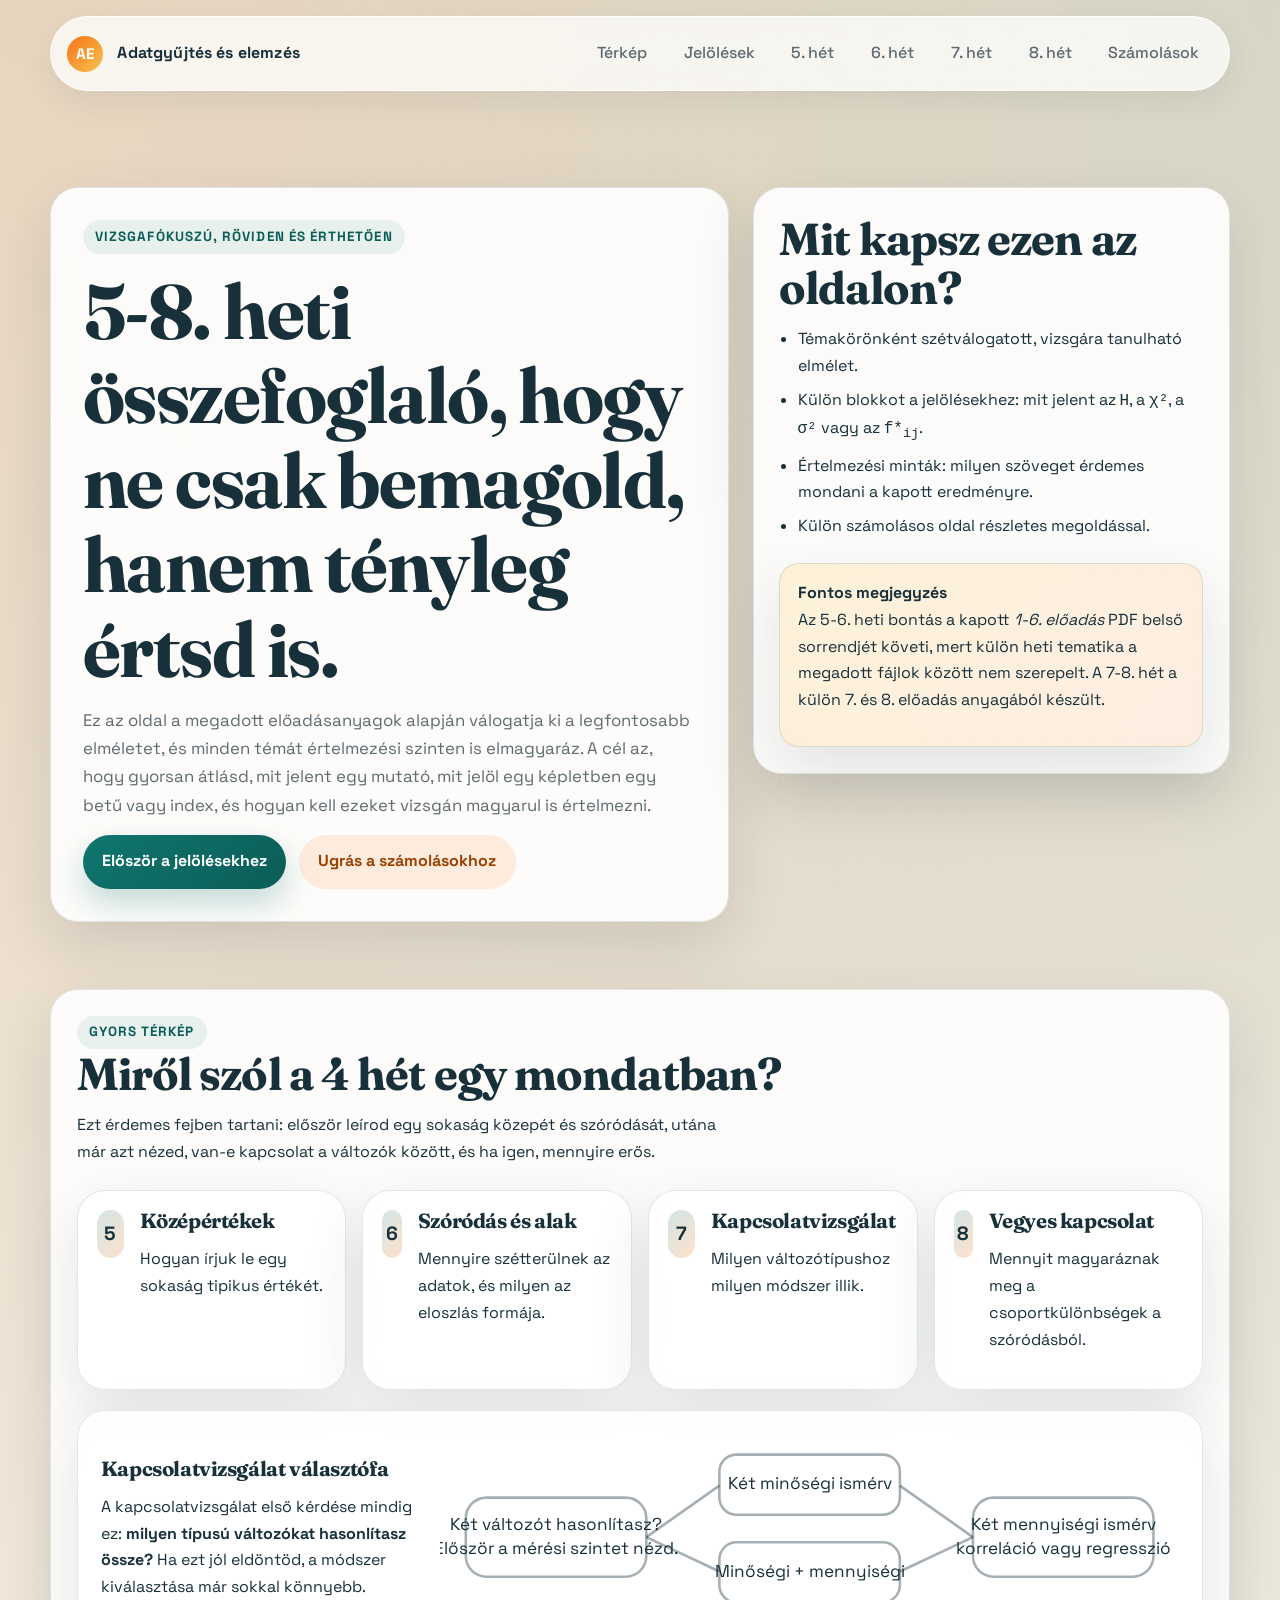
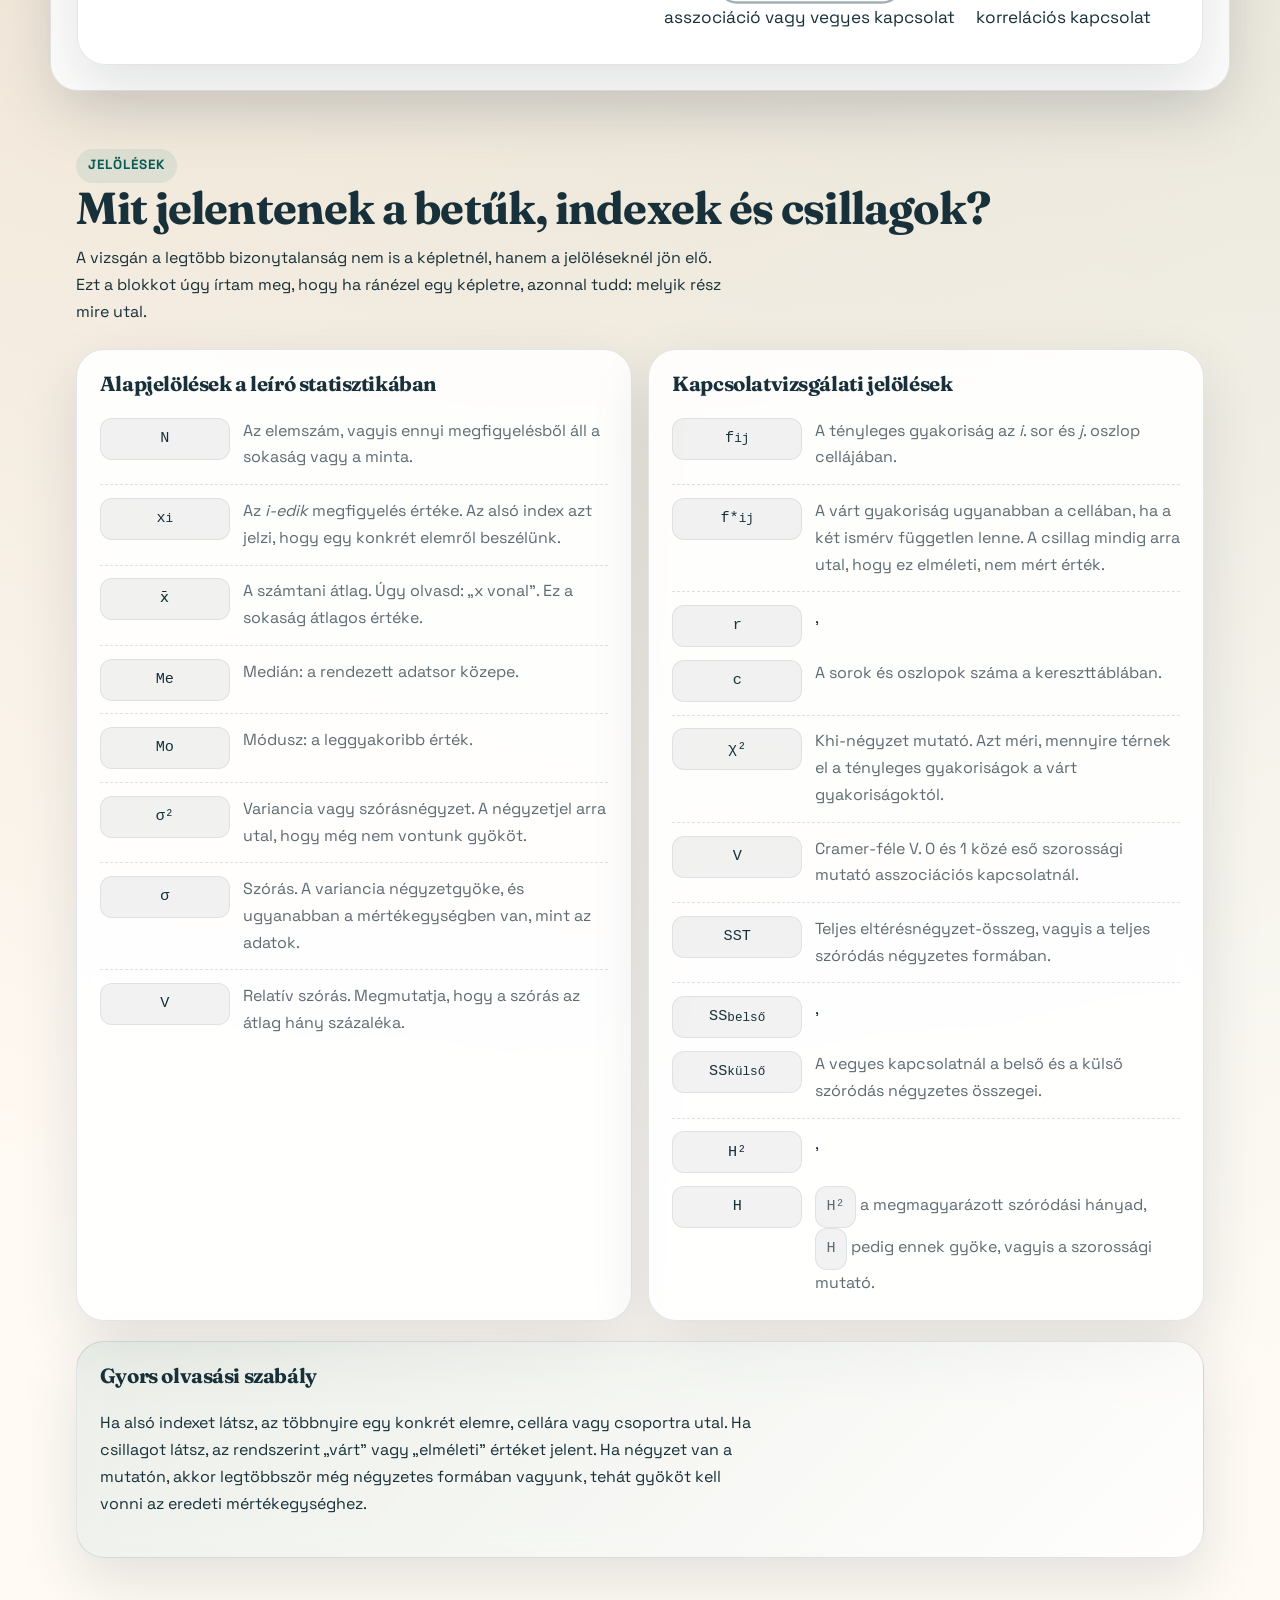
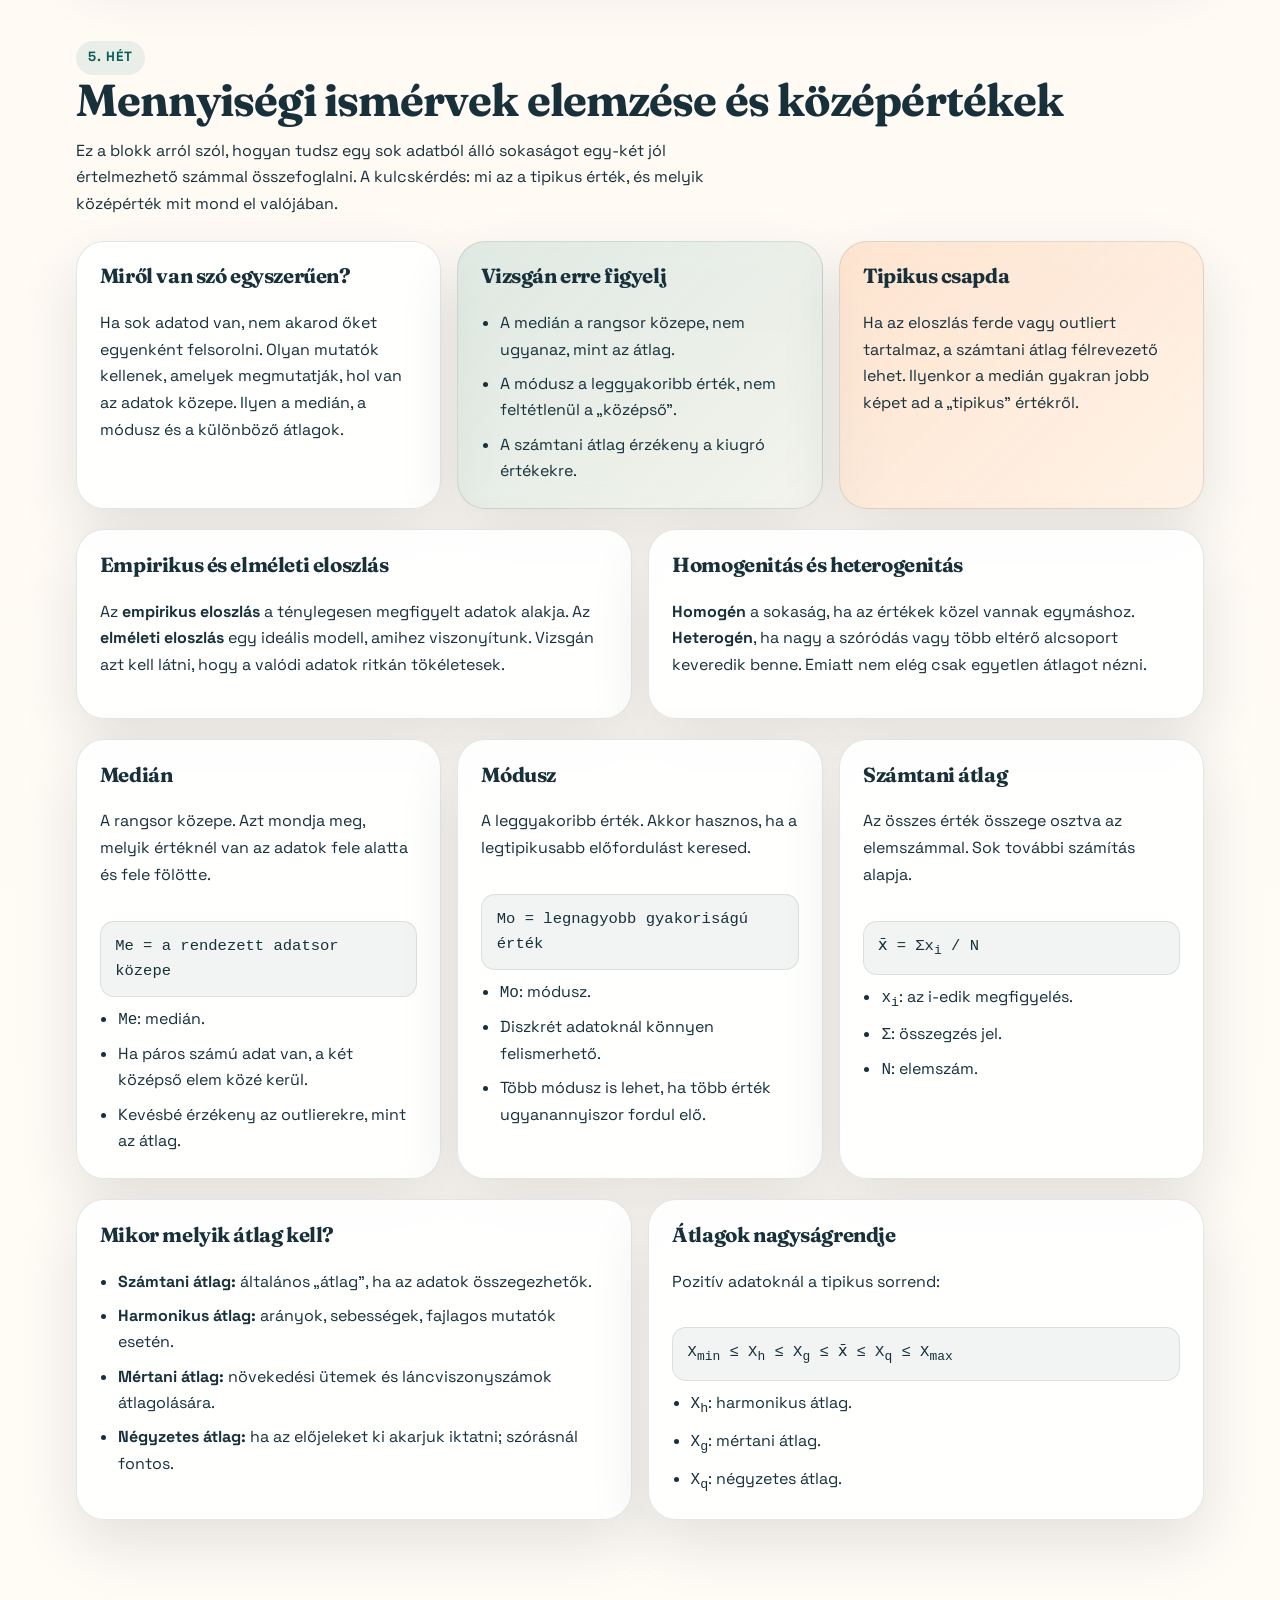
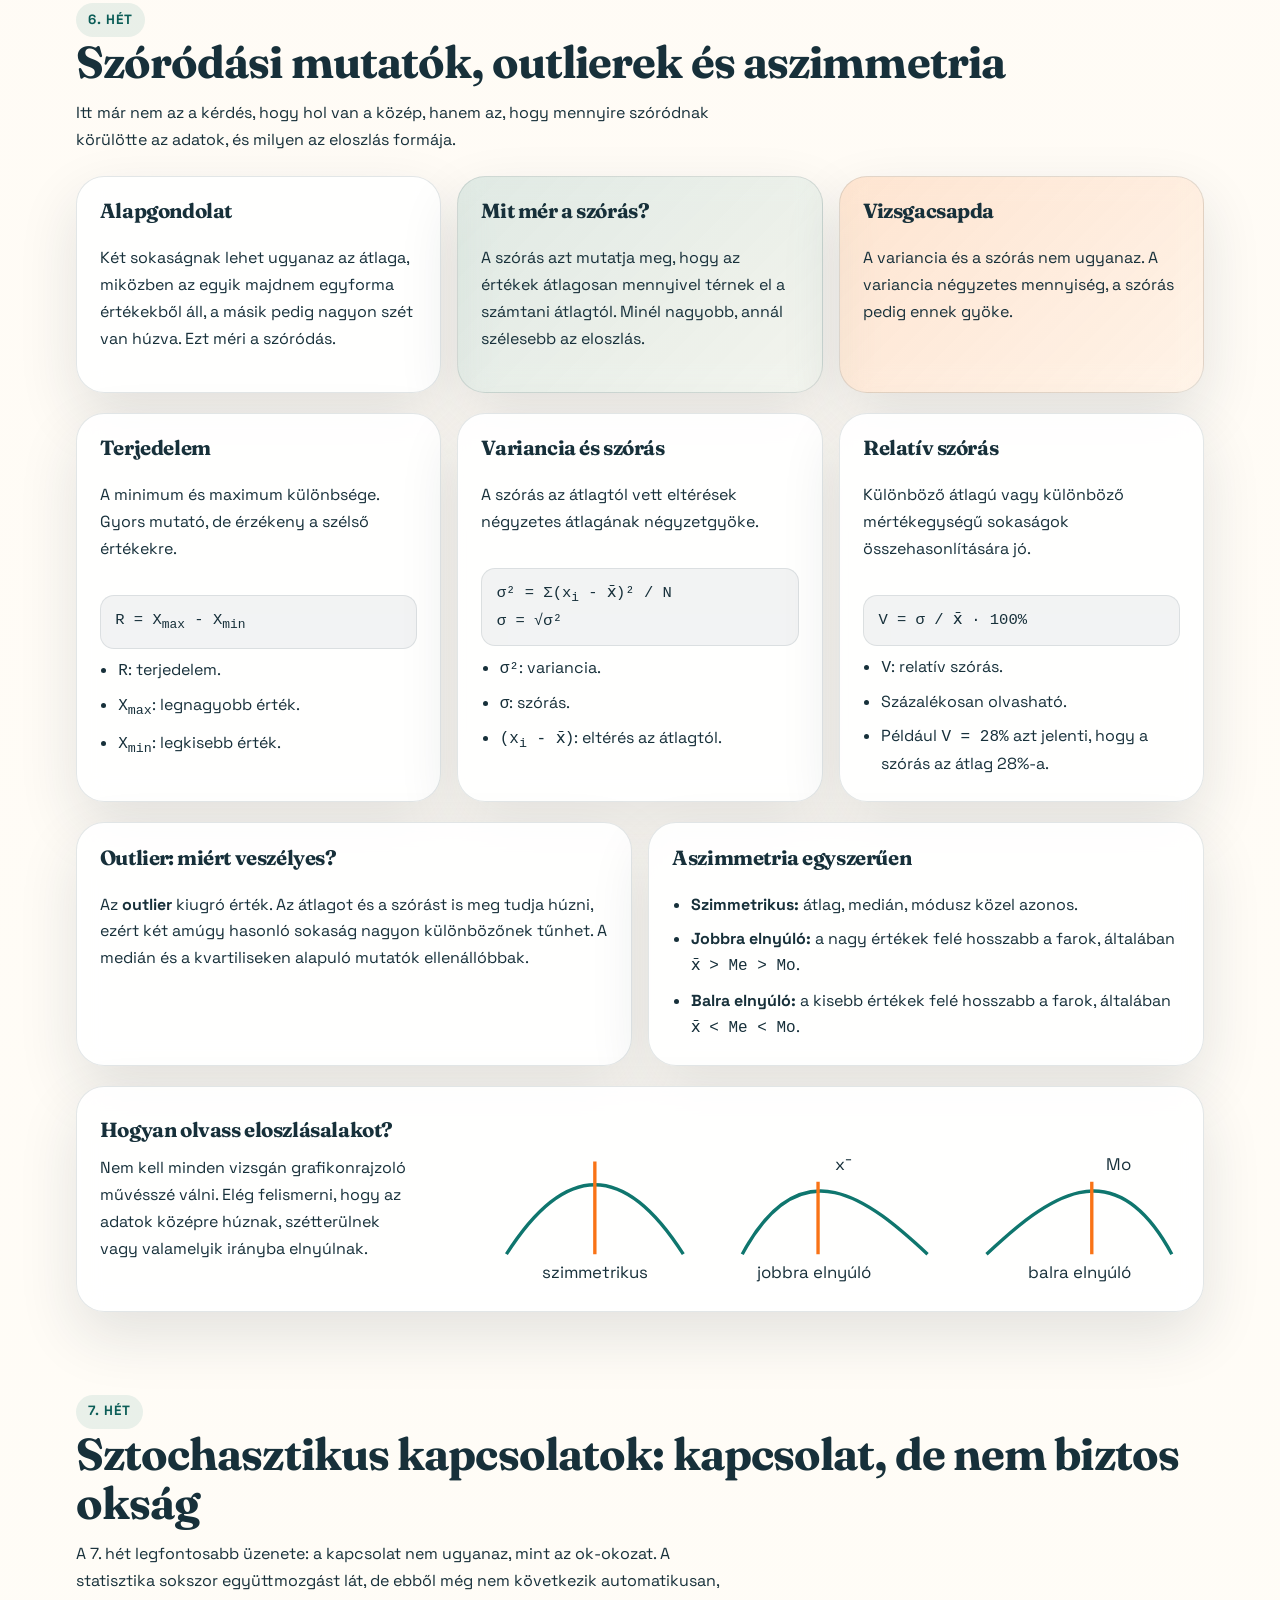
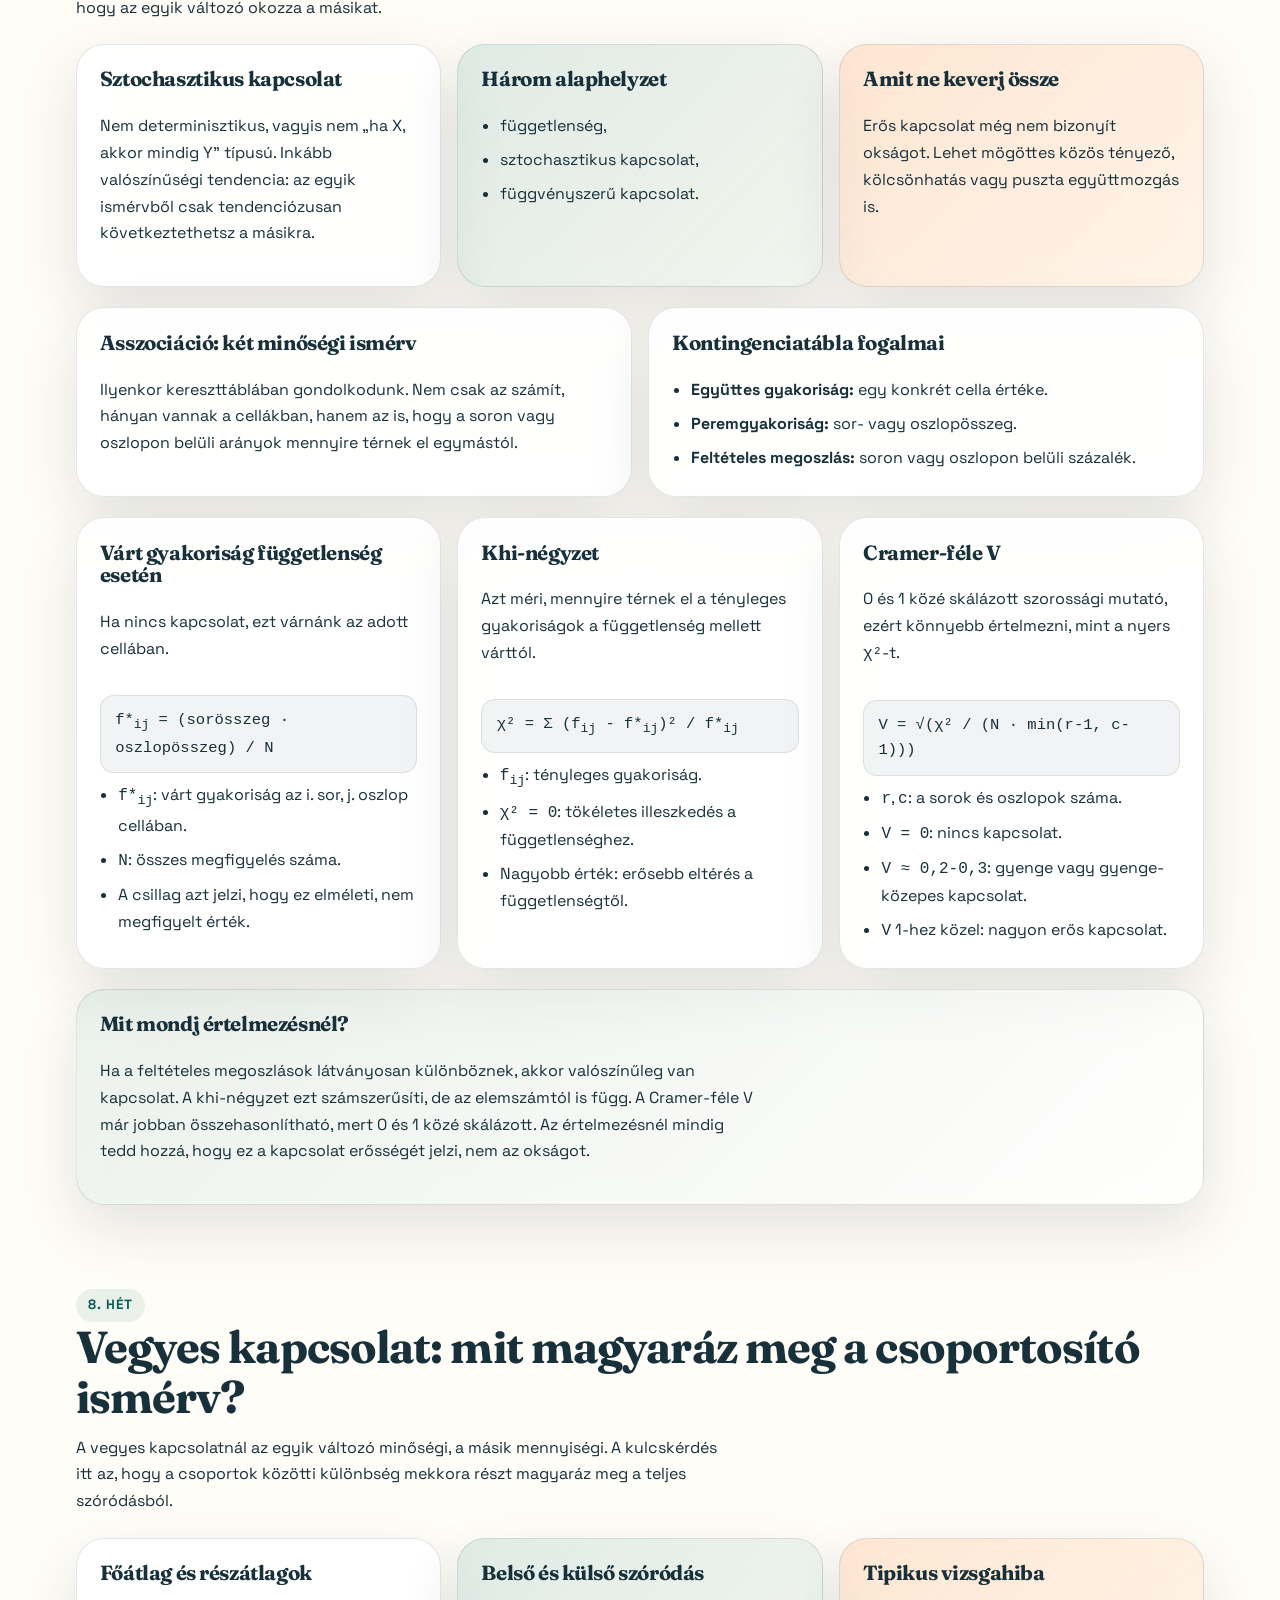
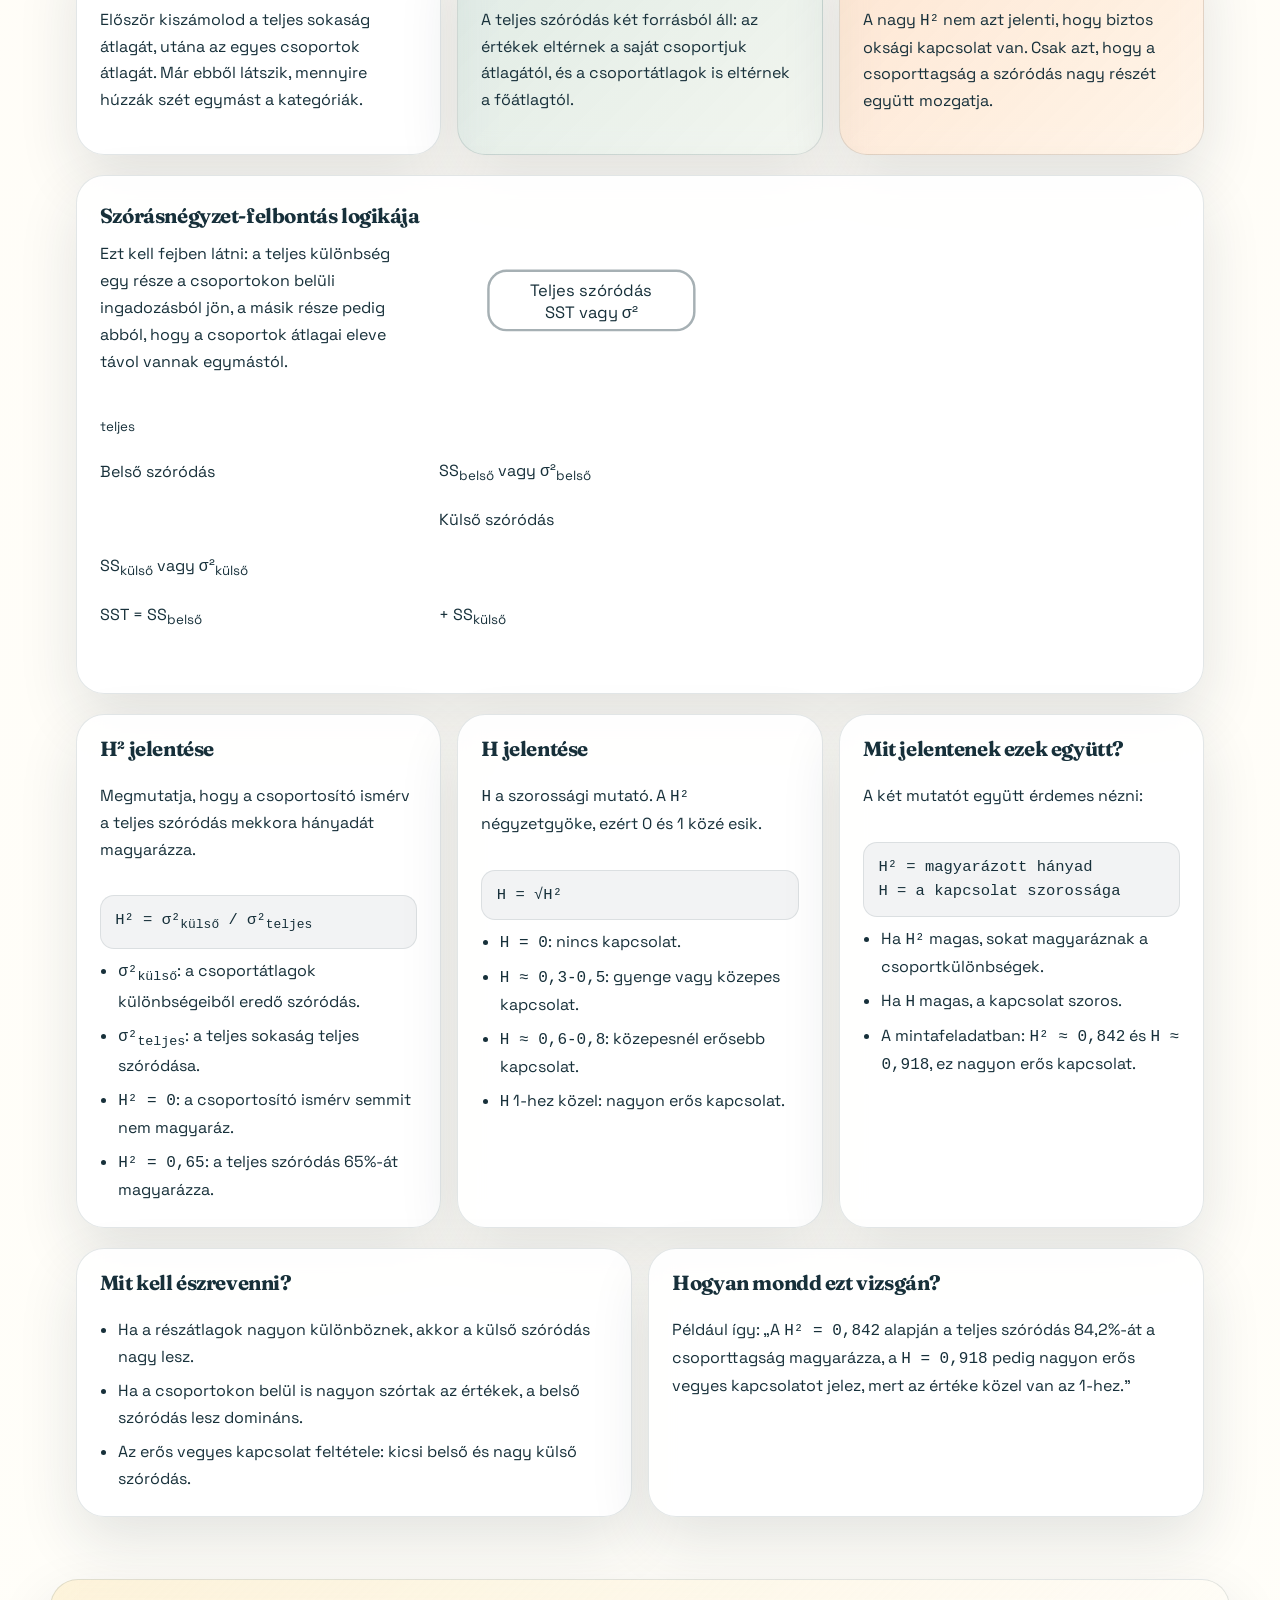
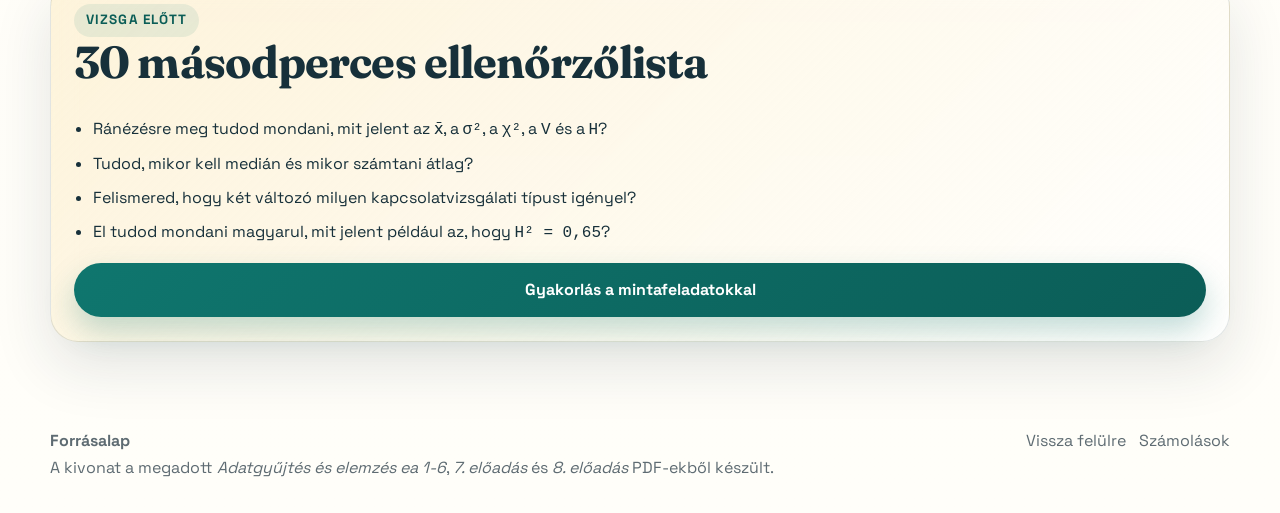
<file: index.html>
<!DOCTYPE html>
<html lang="hu">
<head>
  <meta charset="UTF-8">
  <meta name="viewport" content="width=device-width, initial-scale=1.0">
  <title>Adatgyűjtés és elemzés | 5-8. hét vizsgaösszefoglaló</title>
  <meta name="description" content="Vizsgára készített, könnyen érthető összefoglaló az Adatgyűjtés és elemzés tárgy 5-8. heti elméletéről.">
  <link rel="preconnect" href="https://fonts.googleapis.com">
  <link rel="preconnect" href="https://fonts.gstatic.com" crossorigin>
  <link href="https://fonts.googleapis.com/css2?family=Fraunces:opsz,wght@9..144,500;9..144,700&family=Space+Grotesk:wght@400;500;700&display=swap" rel="stylesheet">
  <link rel="stylesheet" href="styles.css">
</head>
<body>
  <div class="page-noise"></div>
  <header class="topbar">
    <a class="brand" href="#top">
      <span class="brand-mark">AE</span>
      <span>Adatgyűjtés és elemzés</span>
    </a>
    <button class="nav-toggle" type="button" aria-expanded="false" aria-controls="main-nav">Menü</button>
    <nav id="main-nav" class="main-nav" aria-label="Fő navigáció">
      <a href="#gyorsterkep">Térkép</a>
      <a href="#jelolesek">Jelölések</a>
      <a href="#het5">5. hét</a>
      <a href="#het6">6. hét</a>
      <a href="#het7">7. hét</a>
      <a href="#het8">8. hét</a>
      <a href="szamolasok.html">Számolások</a>
    </nav>
  </header>

  <main id="top">
    <section class="hero">
      <div class="hero-copy">
        <span class="eyebrow">Vizsgafókuszú, röviden és érthetően</span>
        <h1>5-8. heti összefoglaló, hogy ne csak bemagold, hanem tényleg értsd is.</h1>
        <p class="lead">
          Ez az oldal a megadott előadásanyagok alapján válogatja ki a legfontosabb elméletet, és minden témát
          értelmezési szinten is elmagyaráz. A cél az, hogy gyorsan átlásd, mit jelent egy mutató, mit jelöl egy képletben
          egy betű vagy index, és hogyan kell ezeket vizsgán magyarul is értelmezni.
        </p>
        <div class="hero-actions">
          <a class="button primary" href="#jelolesek">Először a jelölésekhez</a>
          <a class="button secondary" href="szamolasok.html">Ugrás a számolásokhoz</a>
        </div>
      </div>

      <aside class="hero-panel">
        <h2>Mit kapsz ezen az oldalon?</h2>
        <ul class="bullet-list">
          <li>Témakörönként szétválogatott, vizsgára tanulható elmélet.</li>
          <li>Külön blokkot a jelölésekhez: mit jelent az <code>H</code>, a <code>χ²</code>, a <code>σ²</code> vagy az <code>f*<sub>ij</sub></code>.</li>
          <li>Értelmezési minták: milyen szöveget érdemes mondani a kapott eredményre.</li>
          <li>Külön számolásos oldal részletes megoldással.</li>
        </ul>
        <div class="note-card">
          <strong>Fontos megjegyzés</strong>
          <p>
            Az 5-6. heti bontás a kapott <em>1-6. előadás</em> PDF belső sorrendjét követi, mert külön heti tematika a megadott fájlok között nem szerepelt.
            A 7-8. hét a külön 7. és 8. előadás anyagából készült.
          </p>
        </div>
      </aside>
    </section>

    <section id="gyorsterkep" class="overview section-card">
      <div class="section-heading">
        <span class="eyebrow">Gyors térkép</span>
        <h2>Miről szól a 4 hét egy mondatban?</h2>
        <p>
          Ezt érdemes fejben tartani: először leírod egy sokaság közepét és szóródását, utána már azt nézed,
          van-e kapcsolat a változók között, és ha igen, mennyire erős.
        </p>
      </div>

      <div class="week-strip">
        <article class="week-chip">
          <span class="week-number">5</span>
          <div>
            <h3>Középértékek</h3>
            <p>Hogyan írjuk le egy sokaság tipikus értékét.</p>
          </div>
        </article>
        <article class="week-chip">
          <span class="week-number">6</span>
          <div>
            <h3>Szóródás és alak</h3>
            <p>Mennyire szétterülnek az adatok, és milyen az eloszlás formája.</p>
          </div>
        </article>
        <article class="week-chip">
          <span class="week-number">7</span>
          <div>
            <h3>Kapcsolatvizsgálat</h3>
            <p>Milyen változótípushoz milyen módszer illik.</p>
          </div>
        </article>
        <article class="week-chip">
          <span class="week-number">8</span>
          <div>
            <h3>Vegyes kapcsolat</h3>
            <p>Mennyit magyaráznak meg a csoportkülönbségek a szóródásból.</p>
          </div>
        </article>
      </div>

      <div class="diagram-card">
        <div class="diagram-copy">
          <h3>Kapcsolatvizsgálat választófa</h3>
          <p>
            A kapcsolatvizsgálat első kérdése mindig ez: <strong>milyen típusú változókat hasonlítasz össze?</strong>
            Ha ezt jól eldöntöd, a módszer kiválasztása már sokkal könnyebb.
          </p>
        </div>
        <svg class="diagram-svg" viewBox="0 0 860 240" role="img" aria-label="Kapcsolatvizsgálat döntési fa">
          <rect x="30" y="74" width="210" height="92" rx="24"></rect>
          <text x="135" y="112" text-anchor="middle">Két változót hasonlítasz?</text>
          <text x="135" y="140" text-anchor="middle">Először a mérési szintet nézd.</text>

          <rect x="325" y="24" width="210" height="70" rx="20"></rect>
          <text x="430" y="64" text-anchor="middle">Két minőségi ismérv</text>

          <rect x="325" y="126" width="210" height="70" rx="20"></rect>
          <text x="430" y="166" text-anchor="middle">Minőségi + mennyiségi</text>

          <rect x="620" y="74" width="210" height="92" rx="24"></rect>
          <text x="725" y="112" text-anchor="middle">Két mennyiségi ismérv</text>
          <text x="725" y="140" text-anchor="middle">korreláció vagy regresszió</text>

          <path d="M240 120 L325 60"></path>
          <path d="M240 120 L325 160"></path>
          <path d="M535 60 L620 120"></path>
          <path d="M535 160 L620 120"></path>

          <text x="430" y="220" text-anchor="middle">asszociáció vagy vegyes kapcsolat</text>
          <text x="725" y="220" text-anchor="middle">korrelációs kapcsolat</text>
        </svg>
      </div>
    </section>

    <section id="jelolesek" class="topic-section">
      <div class="section-heading">
        <span class="eyebrow">Jelölések</span>
        <h2>Mit jelentenek a betűk, indexek és csillagok?</h2>
        <p>
          A vizsgán a legtöbb bizonytalanság nem is a képletnél, hanem a jelöléseknél jön elő. Ezt a blokkot úgy írtam meg,
          hogy ha ránézel egy képletre, azonnal tudd: melyik rész mire utal.
        </p>
      </div>

      <div class="card-grid two">
        <article class="concept-card">
          <h3>Alapjelölések a leíró statisztikában</h3>
          <div class="symbol-table">
            <div class="symbol-row">
              <code>N</code>
              <p>Az elemszám, vagyis ennyi megfigyelésből áll a sokaság vagy a minta.</p>
            </div>
            <div class="symbol-row">
              <code>x<sub>i</sub></code>
              <p>Az <em>i-edik</em> megfigyelés értéke. Az alsó index azt jelzi, hogy egy konkrét elemről beszélünk.</p>
            </div>
            <div class="symbol-row">
              <code>x̄</code>
              <p>A számtani átlag. Úgy olvasd: „x vonal”. Ez a sokaság átlagos értéke.</p>
            </div>
            <div class="symbol-row">
              <code>Me</code>
              <p>Medián: a rendezett adatsor közepe.</p>
            </div>
            <div class="symbol-row">
              <code>Mo</code>
              <p>Módusz: a leggyakoribb érték.</p>
            </div>
            <div class="symbol-row">
              <code>σ²</code>
              <p>Variancia vagy szórásnégyzet. A négyzetjel arra utal, hogy még nem vontunk gyököt.</p>
            </div>
            <div class="symbol-row">
              <code>σ</code>
              <p>Szórás. A variancia négyzetgyöke, és ugyanabban a mértékegységben van, mint az adatok.</p>
            </div>
            <div class="symbol-row">
              <code>V</code>
              <p>Relatív szórás. Megmutatja, hogy a szórás az átlag hány százaléka.</p>
            </div>
          </div>
        </article>

        <article class="concept-card">
          <h3>Kapcsolatvizsgálati jelölések</h3>
          <div class="symbol-table">
            <div class="symbol-row">
              <code>f<sub>ij</sub></code>
              <p>A tényleges gyakoriság az <em>i</em>. sor és <em>j</em>. oszlop cellájában.</p>
            </div>
            <div class="symbol-row">
              <code>f*<sub>ij</sub></code>
              <p>A várt gyakoriság ugyanabban a cellában, ha a két ismérv független lenne. A csillag mindig arra utal, hogy ez elméleti, nem mért érték.</p>
            </div>
            <div class="symbol-row">
              <code>r</code>, <code>c</code>
              <p>A sorok és oszlopok száma a kereszttáblában.</p>
            </div>
            <div class="symbol-row">
              <code>χ²</code>
              <p>Khi-négyzet mutató. Azt méri, mennyire térnek el a tényleges gyakoriságok a várt gyakoriságoktól.</p>
            </div>
            <div class="symbol-row">
              <code>V</code>
              <p>Cramer-féle V. 0 és 1 közé eső szorossági mutató asszociációs kapcsolatnál.</p>
            </div>
            <div class="symbol-row">
              <code>SST</code>
              <p>Teljes eltérésnégyzet-összeg, vagyis a teljes szóródás négyzetes formában.</p>
            </div>
            <div class="symbol-row">
              <code>SS<sub>belső</sub></code>, <code>SS<sub>külső</sub></code>
              <p>A vegyes kapcsolatnál a belső és a külső szóródás négyzetes összegei.</p>
            </div>
            <div class="symbol-row">
              <code>H²</code>, <code>H</code>
              <p><code>H²</code> a megmagyarázott szóródási hányad, <code>H</code> pedig ennek gyöke, vagyis a szorossági mutató.</p>
            </div>
          </div>
        </article>
      </div>

      <div class="mini-summary">
        <h3>Gyors olvasási szabály</h3>
        <p>
          Ha alsó indexet látsz, az többnyire egy konkrét elemre, cellára vagy csoportra utal. Ha csillagot látsz,
          az rendszerint „várt” vagy „elméleti” értéket jelent. Ha négyzet van a mutatón, akkor legtöbbször még
          négyzetes formában vagyunk, tehát gyököt kell vonni az eredeti mértékegységhez.
        </p>
      </div>
    </section>

    <section id="het5" class="topic-section">
      <div class="section-heading">
        <span class="eyebrow">5. hét</span>
        <h2>Mennyiségi ismérvek elemzése és középértékek</h2>
        <p>
          Ez a blokk arról szól, hogyan tudsz egy sok adatból álló sokaságot egy-két jól értelmezhető számmal összefoglalni.
          A kulcskérdés: mi az a tipikus érték, és melyik középérték mit mond el valójában.
        </p>
      </div>

      <div class="card-grid three">
        <article class="info-card">
          <h3>Miről van szó egyszerűen?</h3>
          <p>
            Ha sok adatod van, nem akarod őket egyenként felsorolni. Olyan mutatók kellenek, amelyek megmutatják,
            hol van az adatok közepe. Ilyen a medián, a módusz és a különböző átlagok.
          </p>
        </article>
        <article class="info-card accent">
          <h3>Vizsgán erre figyelj</h3>
          <ul class="bullet-list">
            <li>A medián a rangsor közepe, nem ugyanaz, mint az átlag.</li>
            <li>A módusz a leggyakoribb érték, nem feltétlenül a „középső”.</li>
            <li>A számtani átlag érzékeny a kiugró értékekre.</li>
          </ul>
        </article>
        <article class="info-card caution">
          <h3>Tipikus csapda</h3>
          <p>
            Ha az eloszlás ferde vagy outliert tartalmaz, a számtani átlag félrevezető lehet. Ilyenkor a medián gyakran
            jobb képet ad a „tipikus” értékről.
          </p>
        </article>
      </div>

      <div class="card-grid two">
        <article class="concept-card">
          <h3>Empirikus és elméleti eloszlás</h3>
          <p>
            Az <strong>empirikus eloszlás</strong> a ténylegesen megfigyelt adatok alakja. Az <strong>elméleti eloszlás</strong>
            egy ideális modell, amihez viszonyítunk. Vizsgán azt kell látni, hogy a valódi adatok ritkán tökéletesek.
          </p>
        </article>
        <article class="concept-card">
          <h3>Homogenitás és heterogenitás</h3>
          <p>
            <strong>Homogén</strong> a sokaság, ha az értékek közel vannak egymáshoz. <strong>Heterogén</strong>, ha nagy a szóródás
            vagy több eltérő alcsoport keveredik benne. Emiatt nem elég csak egyetlen átlagot nézni.
          </p>
        </article>
      </div>

      <div class="formula-rack">
        <article class="formula-card">
          <h3>Medián</h3>
          <p>A rangsor közepe. Azt mondja meg, melyik értéknél van az adatok fele alatta és fele fölötte.</p>
          <code class="formula-code">Me = a rendezett adatsor közepe</code>
          <ul class="symbol-list">
            <li><code>Me</code>: medián.</li>
            <li>Ha páros számú adat van, a két középső elem közé kerül.</li>
            <li>Kevésbé érzékeny az outlierekre, mint az átlag.</li>
          </ul>
        </article>
        <article class="formula-card">
          <h3>Módusz</h3>
          <p>A leggyakoribb érték. Akkor hasznos, ha a legtipikusabb előfordulást keresed.</p>
          <code class="formula-code">Mo = legnagyobb gyakoriságú érték</code>
          <ul class="symbol-list">
            <li><code>Mo</code>: módusz.</li>
            <li>Diszkrét adatoknál könnyen felismerhető.</li>
            <li>Több módusz is lehet, ha több érték ugyanannyiszor fordul elő.</li>
          </ul>
        </article>
        <article class="formula-card">
          <h3>Számtani átlag</h3>
          <p>Az összes érték összege osztva az elemszámmal. Sok további számítás alapja.</p>
          <code class="formula-code">x̄ = Σx<sub>i</sub> / N</code>
          <ul class="symbol-list">
            <li><code>x<sub>i</sub></code>: az i-edik megfigyelés.</li>
            <li><code>Σ</code>: összegzés jel.</li>
            <li><code>N</code>: elemszám.</li>
          </ul>
        </article>
      </div>

      <div class="card-grid two">
        <article class="concept-card">
          <h3>Mikor melyik átlag kell?</h3>
          <ul class="bullet-list">
            <li><strong>Számtani átlag:</strong> általános „átlag”, ha az adatok összegezhetők.</li>
            <li><strong>Harmonikus átlag:</strong> arányok, sebességek, fajlagos mutatók esetén.</li>
            <li><strong>Mértani átlag:</strong> növekedési ütemek és láncviszonyszámok átlagolására.</li>
            <li><strong>Négyzetes átlag:</strong> ha az előjeleket ki akarjuk iktatni; szórásnál fontos.</li>
          </ul>
        </article>
        <article class="concept-card">
          <h3>Átlagok nagyságrendje</h3>
          <p>Pozitív adatoknál a tipikus sorrend:</p>
          <code class="formula-code">X<sub>min</sub> ≤ X<sub>h</sub> ≤ X<sub>g</sub> ≤ x̄ ≤ X<sub>q</sub> ≤ X<sub>max</sub></code>
          <ul class="symbol-list">
            <li><code>X<sub>h</sub></code>: harmonikus átlag.</li>
            <li><code>X<sub>g</sub></code>: mértani átlag.</li>
            <li><code>X<sub>q</sub></code>: négyzetes átlag.</li>
          </ul>
        </article>
      </div>
    </section>

    <section id="het6" class="topic-section">
      <div class="section-heading">
        <span class="eyebrow">6. hét</span>
        <h2>Szóródási mutatók, outlierek és aszimmetria</h2>
        <p>
          Itt már nem az a kérdés, hogy hol van a közép, hanem az, hogy mennyire szóródnak körülötte az adatok,
          és milyen az eloszlás formája.
        </p>
      </div>

      <div class="card-grid three">
        <article class="info-card">
          <h3>Alapgondolat</h3>
          <p>
            Két sokaságnak lehet ugyanaz az átlaga, miközben az egyik majdnem egyforma értékekből áll, a másik pedig
            nagyon szét van húzva. Ezt méri a szóródás.
          </p>
        </article>
        <article class="info-card accent">
          <h3>Mit mér a szórás?</h3>
          <p>
            A szórás azt mutatja meg, hogy az értékek átlagosan mennyivel térnek el a számtani átlagtól.
            Minél nagyobb, annál szélesebb az eloszlás.
          </p>
        </article>
        <article class="info-card caution">
          <h3>Vizsgacsapda</h3>
          <p>
            A variancia és a szórás nem ugyanaz. A variancia négyzetes mennyiség, a szórás pedig ennek gyöke.
          </p>
        </article>
      </div>

      <div class="formula-rack">
        <article class="formula-card">
          <h3>Terjedelem</h3>
          <p>A minimum és maximum különbsége. Gyors mutató, de érzékeny a szélső értékekre.</p>
          <code class="formula-code">R = X<sub>max</sub> - X<sub>min</sub></code>
          <ul class="symbol-list">
            <li><code>R</code>: terjedelem.</li>
            <li><code>X<sub>max</sub></code>: legnagyobb érték.</li>
            <li><code>X<sub>min</sub></code>: legkisebb érték.</li>
          </ul>
        </article>
        <article class="formula-card">
          <h3>Variancia és szórás</h3>
          <p>A szórás az átlagtól vett eltérések négyzetes átlagának négyzetgyöke.</p>
          <code class="formula-code">σ² = Σ(x<sub>i</sub> - x̄)² / N
σ = √σ²</code>
          <ul class="symbol-list">
            <li><code>σ²</code>: variancia.</li>
            <li><code>σ</code>: szórás.</li>
            <li><code>(x<sub>i</sub> - x̄)</code>: eltérés az átlagtól.</li>
          </ul>
        </article>
        <article class="formula-card">
          <h3>Relatív szórás</h3>
          <p>Különböző átlagú vagy különböző mértékegységű sokaságok összehasonlítására jó.</p>
          <code class="formula-code">V = σ / x̄ · 100%</code>
          <ul class="symbol-list">
            <li><code>V</code>: relatív szórás.</li>
            <li>Százalékosan olvasható.</li>
            <li>Például <code>V = 28%</code> azt jelenti, hogy a szórás az átlag 28%-a.</li>
          </ul>
        </article>
      </div>

      <div class="card-grid two">
        <article class="concept-card">
          <h3>Outlier: miért veszélyes?</h3>
          <p>
            Az <strong>outlier</strong> kiugró érték. Az átlagot és a szórást is meg tudja húzni, ezért két amúgy hasonló
            sokaság nagyon különbözőnek tűnhet. A medián és a kvartiliseken alapuló mutatók ellenállóbbak.
          </p>
        </article>
        <article class="concept-card">
          <h3>Aszimmetria egyszerűen</h3>
          <ul class="bullet-list">
            <li><strong>Szimmetrikus:</strong> átlag, medián, módusz közel azonos.</li>
            <li><strong>Jobbra elnyúló:</strong> a nagy értékek felé hosszabb a farok, általában <code>x̄ &gt; Me &gt; Mo</code>.</li>
            <li><strong>Balra elnyúló:</strong> a kisebb értékek felé hosszabb a farok, általában <code>x̄ &lt; Me &lt; Mo</code>.</li>
          </ul>
        </article>
      </div>

      <div class="diagram-card">
        <div class="diagram-copy">
          <h3>Hogyan olvass eloszlásalakot?</h3>
          <p>
            Nem kell minden vizsgán grafikonrajzoló művésszé válni. Elég felismerni, hogy az adatok középre húznak,
            szétterülnek vagy valamelyik irányba elnyúlnak.
          </p>
        </div>
        <svg class="diagram-svg shapes" viewBox="0 0 880 210" role="img" aria-label="Szimmetrikus és ferde eloszlások">
          <path d="M80 170 C150 60 220 60 290 170"></path>
          <line x1="185" y1="170" x2="185" y2="60"></line>
          <text x="185" y="198" text-anchor="middle">szimmetrikus</text>

          <path d="M360 170 C430 40 510 105 580 170"></path>
          <line x1="450" y1="170" x2="450" y2="84"></line>
          <text x="470" y="70" text-anchor="start">x̄</text>
          <text x="445" y="198" text-anchor="middle">jobbra elnyúló</text>

          <path d="M650 170 C720 105 800 40 870 170"></path>
          <line x1="775" y1="170" x2="775" y2="84"></line>
          <text x="792" y="70" text-anchor="start">Mo</text>
          <text x="760" y="198" text-anchor="middle">balra elnyúló</text>
        </svg>
      </div>
    </section>

    <section id="het7" class="topic-section">
      <div class="section-heading">
        <span class="eyebrow">7. hét</span>
        <h2>Sztochasztikus kapcsolatok: kapcsolat, de nem biztos okság</h2>
        <p>
          A 7. hét legfontosabb üzenete: a kapcsolat nem ugyanaz, mint az ok-okozat. A statisztika sokszor együttmozgást lát,
          de ebből még nem következik automatikusan, hogy az egyik változó okozza a másikat.
        </p>
      </div>

      <div class="card-grid three">
        <article class="info-card">
          <h3>Sztochasztikus kapcsolat</h3>
          <p>
            Nem determinisztikus, vagyis nem „ha X, akkor mindig Y” típusú. Inkább valószínűségi tendencia:
            az egyik ismérvből csak tendenciózusan következtethetsz a másikra.
          </p>
        </article>
        <article class="info-card accent">
          <h3>Három alaphelyzet</h3>
          <ul class="bullet-list">
            <li>függetlenség,</li>
            <li>sztochasztikus kapcsolat,</li>
            <li>függvényszerű kapcsolat.</li>
          </ul>
        </article>
        <article class="info-card caution">
          <h3>Amit ne keverj össze</h3>
          <p>
            Erős kapcsolat még nem bizonyít okságot. Lehet mögöttes közös tényező, kölcsönhatás vagy puszta együttmozgás is.
          </p>
        </article>
      </div>

      <div class="card-grid two">
        <article class="concept-card">
          <h3>Asszociáció: két minőségi ismérv</h3>
          <p>
            Ilyenkor kereszttáblában gondolkodunk. Nem csak az számít, hányan vannak a cellákban, hanem az is,
            hogy a soron vagy oszlopon belüli arányok mennyire térnek el egymástól.
          </p>
        </article>
        <article class="concept-card">
          <h3>Kontingenciatábla fogalmai</h3>
          <ul class="bullet-list">
            <li><strong>Együttes gyakoriság:</strong> egy konkrét cella értéke.</li>
            <li><strong>Peremgyakoriság:</strong> sor- vagy oszlopösszeg.</li>
            <li><strong>Feltételes megoszlás:</strong> soron vagy oszlopon belüli százalék.</li>
          </ul>
        </article>
      </div>

      <div class="formula-rack">
        <article class="formula-card">
          <h3>Várt gyakoriság függetlenség esetén</h3>
          <p>Ha nincs kapcsolat, ezt várnánk az adott cellában.</p>
          <code class="formula-code">f*<sub>ij</sub> = (sorösszeg · oszlopösszeg) / N</code>
          <ul class="symbol-list">
            <li><code>f*<sub>ij</sub></code>: várt gyakoriság az i. sor, j. oszlop cellában.</li>
            <li><code>N</code>: összes megfigyelés száma.</li>
            <li>A csillag azt jelzi, hogy ez elméleti, nem megfigyelt érték.</li>
          </ul>
        </article>
        <article class="formula-card">
          <h3>Khi-négyzet</h3>
          <p>Azt méri, mennyire térnek el a tényleges gyakoriságok a függetlenség mellett várttól.</p>
          <code class="formula-code">χ² = Σ (f<sub>ij</sub> - f*<sub>ij</sub>)² / f*<sub>ij</sub></code>
          <ul class="symbol-list">
            <li><code>f<sub>ij</sub></code>: tényleges gyakoriság.</li>
            <li><code>χ² = 0</code>: tökéletes illeszkedés a függetlenséghez.</li>
            <li>Nagyobb érték: erősebb eltérés a függetlenségtől.</li>
          </ul>
        </article>
        <article class="formula-card">
          <h3>Cramer-féle V</h3>
          <p>0 és 1 közé skálázott szorossági mutató, ezért könnyebb értelmezni, mint a nyers <code>χ²</code>-t.</p>
          <code class="formula-code">V = √(χ² / (N · min(r-1, c-1)))</code>
          <ul class="symbol-list">
            <li><code>r</code>, <code>c</code>: a sorok és oszlopok száma.</li>
            <li><code>V = 0</code>: nincs kapcsolat.</li>
            <li><code>V ≈ 0,2-0,3</code>: gyenge vagy gyenge-közepes kapcsolat.</li>
            <li><code>V</code> 1-hez közel: nagyon erős kapcsolat.</li>
          </ul>
        </article>
      </div>

      <div class="mini-summary">
        <h3>Mit mondj értelmezésnél?</h3>
        <p>
          Ha a feltételes megoszlások látványosan különböznek, akkor valószínűleg van kapcsolat. A khi-négyzet ezt
          számszerűsíti, de az elemszámtól is függ. A Cramer-féle V már jobban összehasonlítható, mert 0 és 1 közé skálázott.
          Az értelmezésnél mindig tedd hozzá, hogy ez a kapcsolat erősségét jelzi, nem az okságot.
        </p>
      </div>
    </section>

    <section id="het8" class="topic-section">
      <div class="section-heading">
        <span class="eyebrow">8. hét</span>
        <h2>Vegyes kapcsolat: mit magyaráz meg a csoportosító ismérv?</h2>
        <p>
          A vegyes kapcsolatnál az egyik változó minőségi, a másik mennyiségi. A kulcskérdés itt az, hogy a csoportok közötti
          különbség mekkora részt magyaráz meg a teljes szóródásból.
        </p>
      </div>

      <div class="card-grid three">
        <article class="info-card">
          <h3>Főátlag és részátlagok</h3>
          <p>
            Először kiszámolod a teljes sokaság átlagát, utána az egyes csoportok átlagát. Már ebből látszik,
            mennyire húzzák szét egymást a kategóriák.
          </p>
        </article>
        <article class="info-card accent">
          <h3>Belső és külső szóródás</h3>
          <p>
            A teljes szóródás két forrásból áll: az értékek eltérnek a saját csoportjuk átlagától, és a csoportátlagok
            is eltérnek a főátlagtól.
          </p>
        </article>
        <article class="info-card caution">
          <h3>Tipikus vizsgahiba</h3>
          <p>
            A nagy <code>H²</code> nem azt jelenti, hogy biztos oksági kapcsolat van. Csak azt, hogy a csoporttagság
            a szóródás nagy részét együtt mozgatja.
          </p>
        </article>
      </div>

      <div class="diagram-card">
        <div class="diagram-copy">
          <h3>Szórásnégyzet-felbontás logikája</h3>
          <p>
            Ezt kell fejben látni: a teljes különbség egy része a csoportokon belüli ingadozásból jön, a másik része pedig abból,
            hogy a csoportok átlagai eleve távol vannak egymástól.
          </p>
        </div>
        <svg class="diagram-svg" viewBox="0 0 900 240" role="img" aria-label="Teljes, belső és külső szóródás kapcsolata">
          <rect x="60" y="86" width="250" height="72" rx="22"></rect>
          <text x="185" y="117" text-anchor="middle">Teljes szóródás</text>
          <text x="185" y="143" text-anchor="middle">SST vagy σ²<sub>teljes</sub></text>

          <rect x="380" y="34" width="200" height="72" rx="22"></rect>
          <text x="480" y="65" text-anchor="middle">Belső szóródás</text>
          <text x="480" y="91" text-anchor="middle">SS<sub>belső</sub> vagy σ²<sub>belső</sub></text>

          <rect x="380" y="136" width="200" height="72" rx="22"></rect>
          <text x="480" y="167" text-anchor="middle">Külső szóródás</text>
          <text x="480" y="193" text-anchor="middle">SS<sub>külső</sub> vagy σ²<sub>külső</sub></text>

          <rect x="650" y="86" width="190" height="72" rx="22"></rect>
          <text x="745" y="117" text-anchor="middle">SST = SS<sub>belső</sub></text>
          <text x="745" y="143" text-anchor="middle">+ SS<sub>külső</sub></text>

          <path d="M310 122 L380 70"></path>
          <path d="M310 122 L380 172"></path>
          <path d="M580 70 L650 122"></path>
          <path d="M580 172 L650 122"></path>
        </svg>
      </div>

      <div class="formula-rack">
        <article class="formula-card">
          <h3>H² jelentése</h3>
          <p>Megmutatja, hogy a csoportosító ismérv a teljes szóródás mekkora hányadát magyarázza.</p>
          <code class="formula-code">H² = σ²<sub>külső</sub> / σ²<sub>teljes</sub></code>
          <ul class="symbol-list">
            <li><code>σ²<sub>külső</sub></code>: a csoportátlagok különbségeiből eredő szóródás.</li>
            <li><code>σ²<sub>teljes</sub></code>: a teljes sokaság teljes szóródása.</li>
            <li><code>H² = 0</code>: a csoportosító ismérv semmit nem magyaráz.</li>
            <li><code>H² = 0,65</code>: a teljes szóródás 65%-át magyarázza.</li>
          </ul>
        </article>

        <article class="formula-card">
          <h3>H jelentése</h3>
          <p><code>H</code> a szorossági mutató. A <code>H²</code> négyzetgyöke, ezért 0 és 1 közé esik.</p>
          <code class="formula-code">H = √H²</code>
          <ul class="symbol-list">
            <li><code>H = 0</code>: nincs kapcsolat.</li>
            <li><code>H ≈ 0,3-0,5</code>: gyenge vagy közepes kapcsolat.</li>
            <li><code>H ≈ 0,6-0,8</code>: közepesnél erősebb kapcsolat.</li>
            <li><code>H</code> 1-hez közel: nagyon erős kapcsolat.</li>
          </ul>
        </article>

        <article class="formula-card">
          <h3>Mit jelentenek ezek együtt?</h3>
          <p>A két mutatót együtt érdemes nézni:</p>
          <code class="formula-code">H² = magyarázott hányad
H = a kapcsolat szorossága</code>
          <ul class="symbol-list">
            <li>Ha <code>H²</code> magas, sokat magyaráznak a csoportkülönbségek.</li>
            <li>Ha <code>H</code> magas, a kapcsolat szoros.</li>
            <li>A mintafeladatban: <code>H² ≈ 0,842</code> és <code>H ≈ 0,918</code>, ez nagyon erős kapcsolat.</li>
          </ul>
        </article>
      </div>

      <div class="card-grid two">
        <article class="concept-card">
          <h3>Mit kell észrevenni?</h3>
          <ul class="bullet-list">
            <li>Ha a részátlagok nagyon különböznek, akkor a külső szóródás nagy lesz.</li>
            <li>Ha a csoportokon belül is nagyon szórtak az értékek, a belső szóródás lesz domináns.</li>
            <li>Az erős vegyes kapcsolat feltétele: kicsi belső és nagy külső szóródás.</li>
          </ul>
        </article>
        <article class="concept-card">
          <h3>Hogyan mondd ezt vizsgán?</h3>
          <p>
            Például így: „A <code>H² = 0,842</code> alapján a teljes szóródás 84,2%-át a csoporttagság magyarázza,
            a <code>H = 0,918</code> pedig nagyon erős vegyes kapcsolatot jelez, mert az értéke közel van az 1-hez.”
          </p>
        </article>
      </div>
    </section>

    <section class="exam-box">
      <div>
        <span class="eyebrow">Vizsga előtt</span>
        <h2>30 másodperces ellenőrzőlista</h2>
      </div>
      <ul class="bullet-list">
        <li>Ránézésre meg tudod mondani, mit jelent az <code>x̄</code>, a <code>σ²</code>, a <code>χ²</code>, a <code>V</code> és a <code>H</code>?</li>
        <li>Tudod, mikor kell medián és mikor számtani átlag?</li>
        <li>Felismered, hogy két változó milyen kapcsolatvizsgálati típust igényel?</li>
        <li>El tudod mondani magyarul, mit jelent például az, hogy <code>H² = 0,65</code>?</li>
      </ul>
      <a class="button primary" href="szamolasok.html">Gyakorlás a mintafeladatokkal</a>
    </section>
  </main>

  <footer class="site-footer">
    <div>
      <strong>Forrásalap</strong>
      <p>
        A kivonat a megadott <em>Adatgyűjtés és elemzés ea 1-6</em>, <em>7. előadás</em> és <em>8. előadás</em> PDF-ekből készült.
      </p>
    </div>
    <div class="footer-links">
      <a href="#top">Vissza felülre</a>
      <a href="szamolasok.html">Számolások</a>
    </div>
  </footer>

  <script src="script.js"></script>
</body>
</html>
</file>
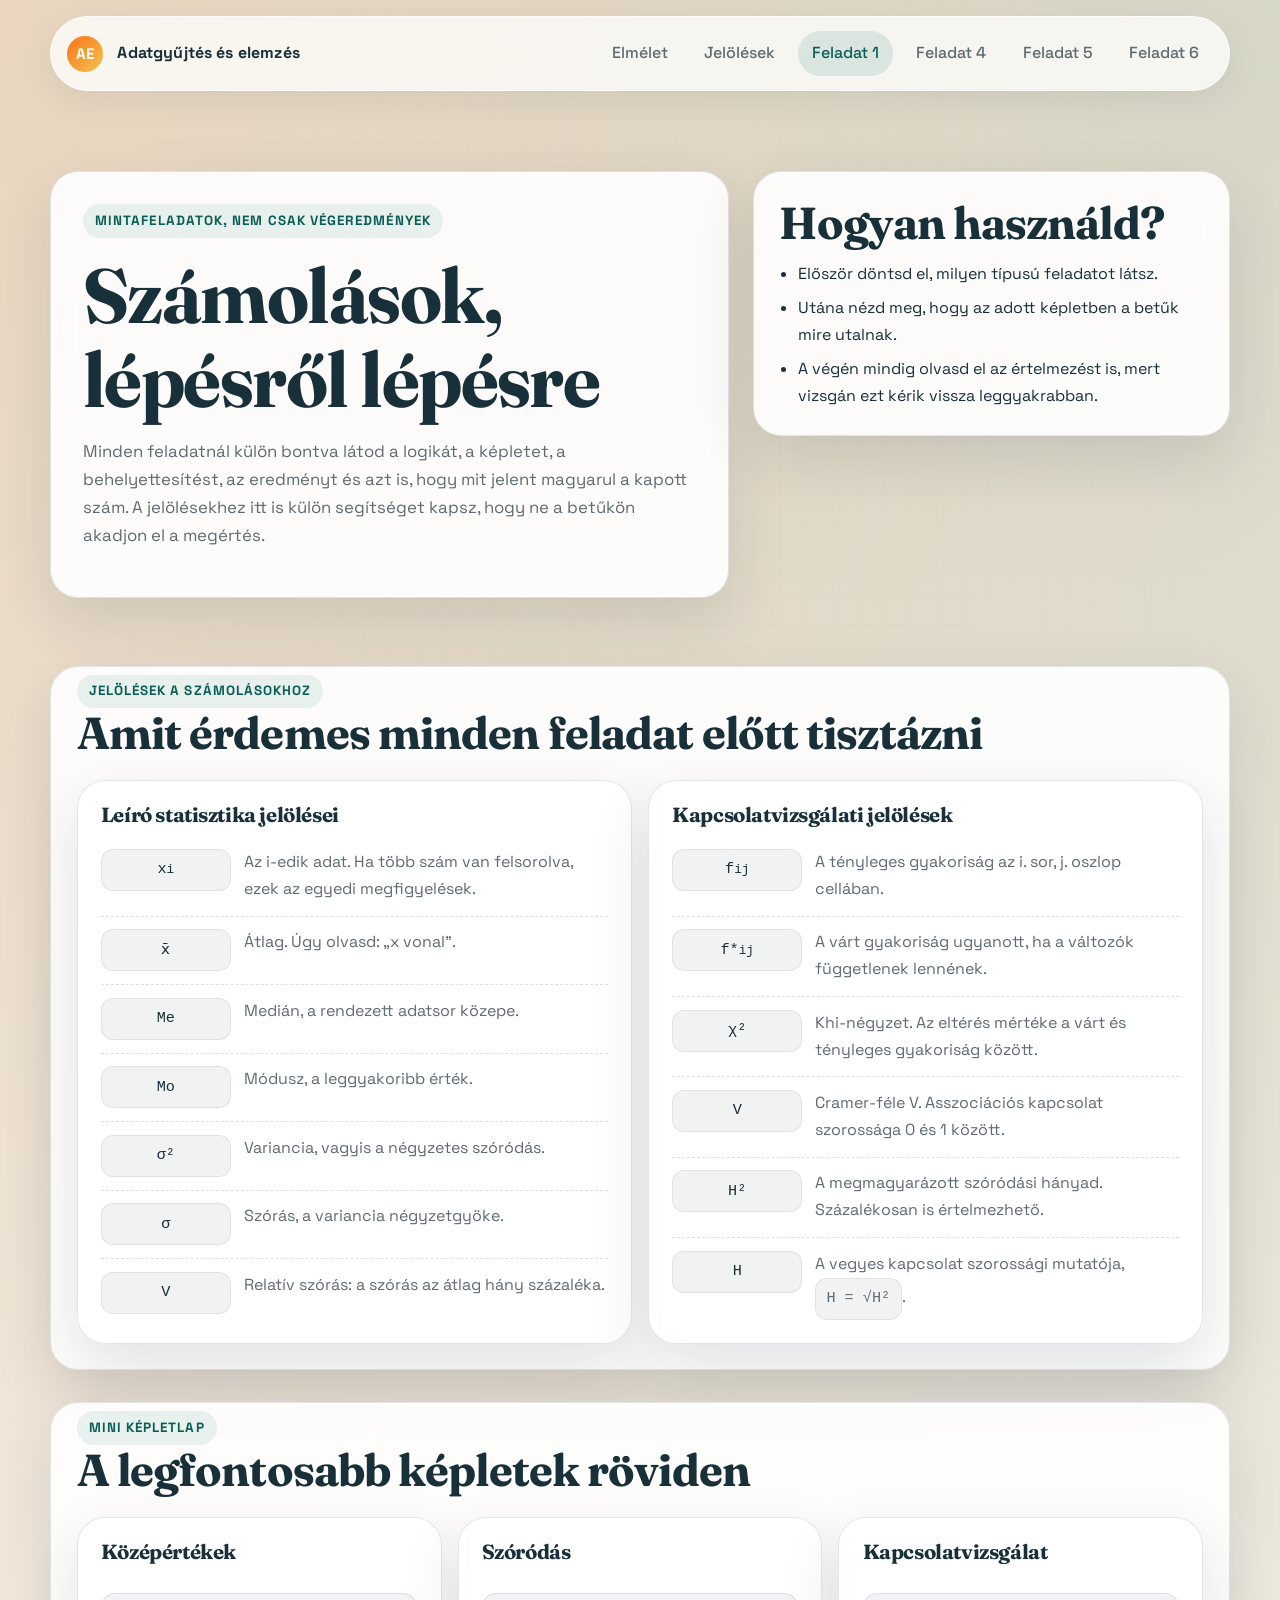
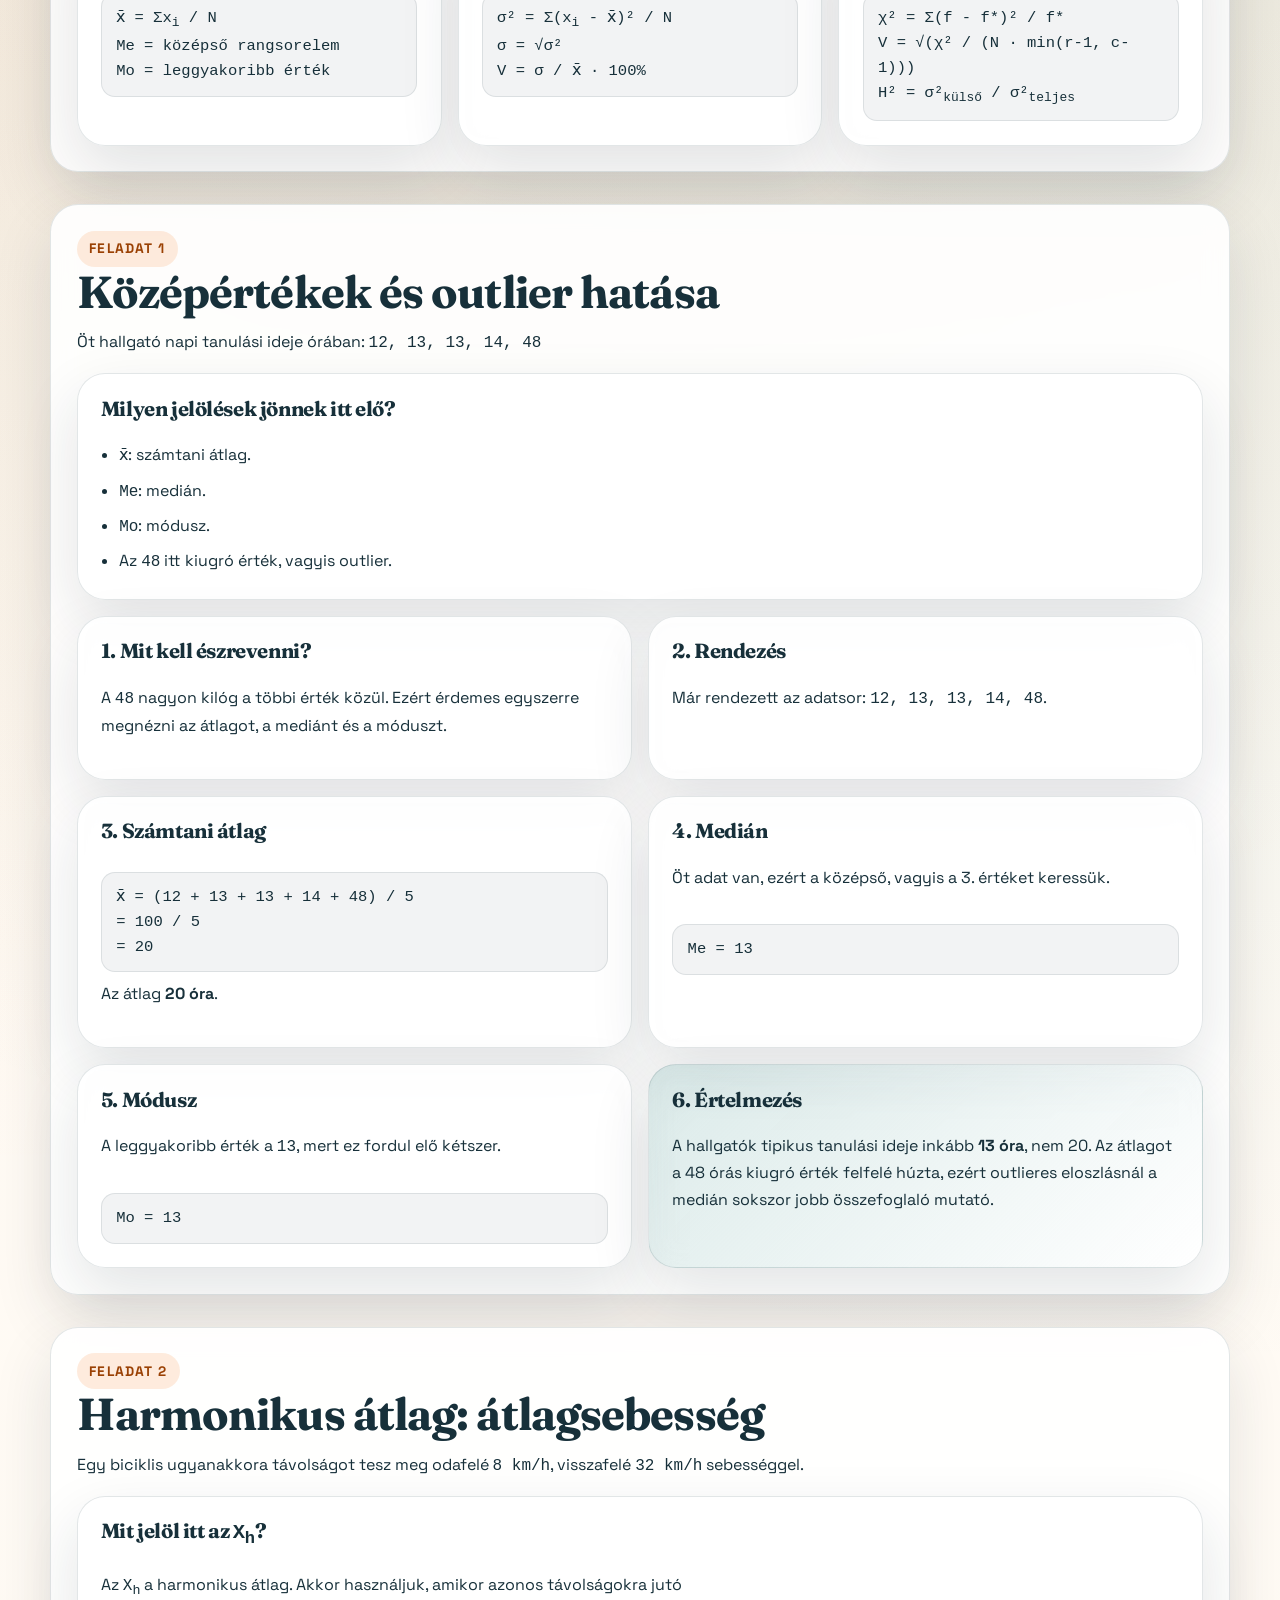
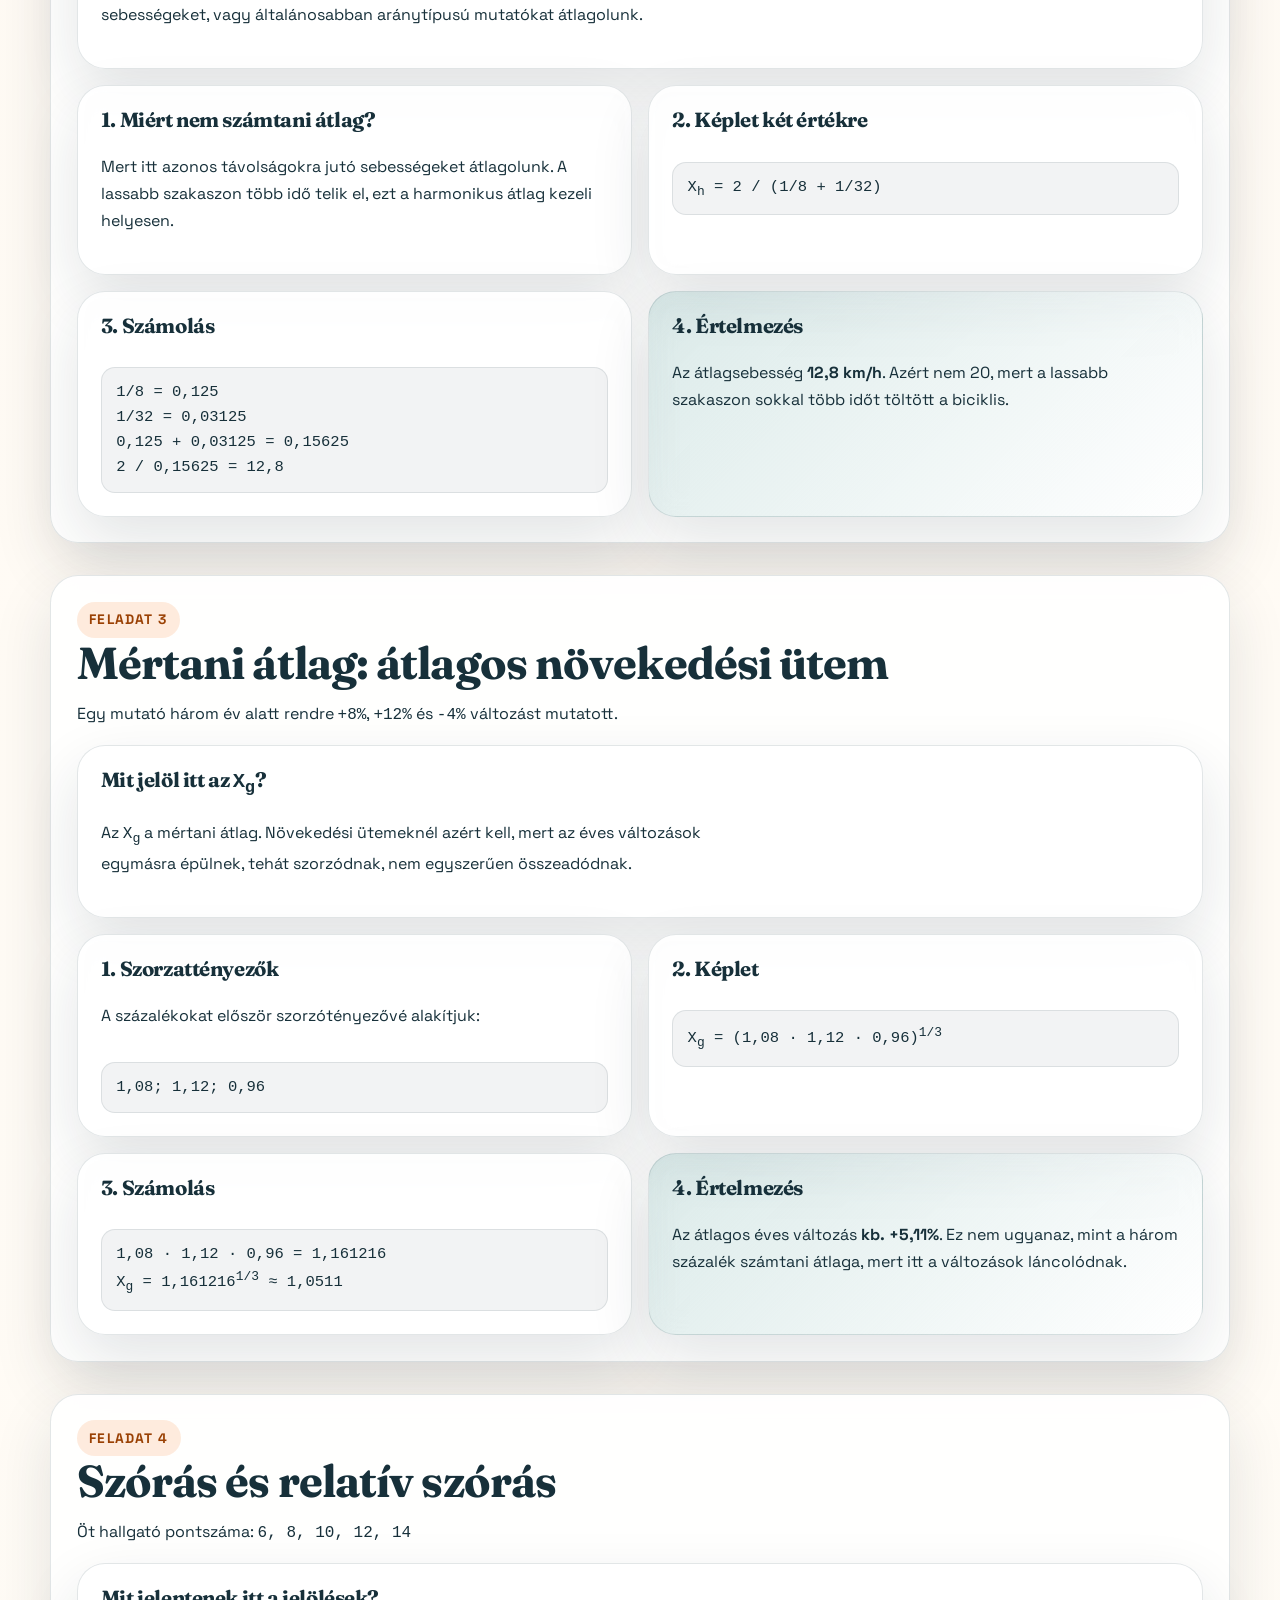
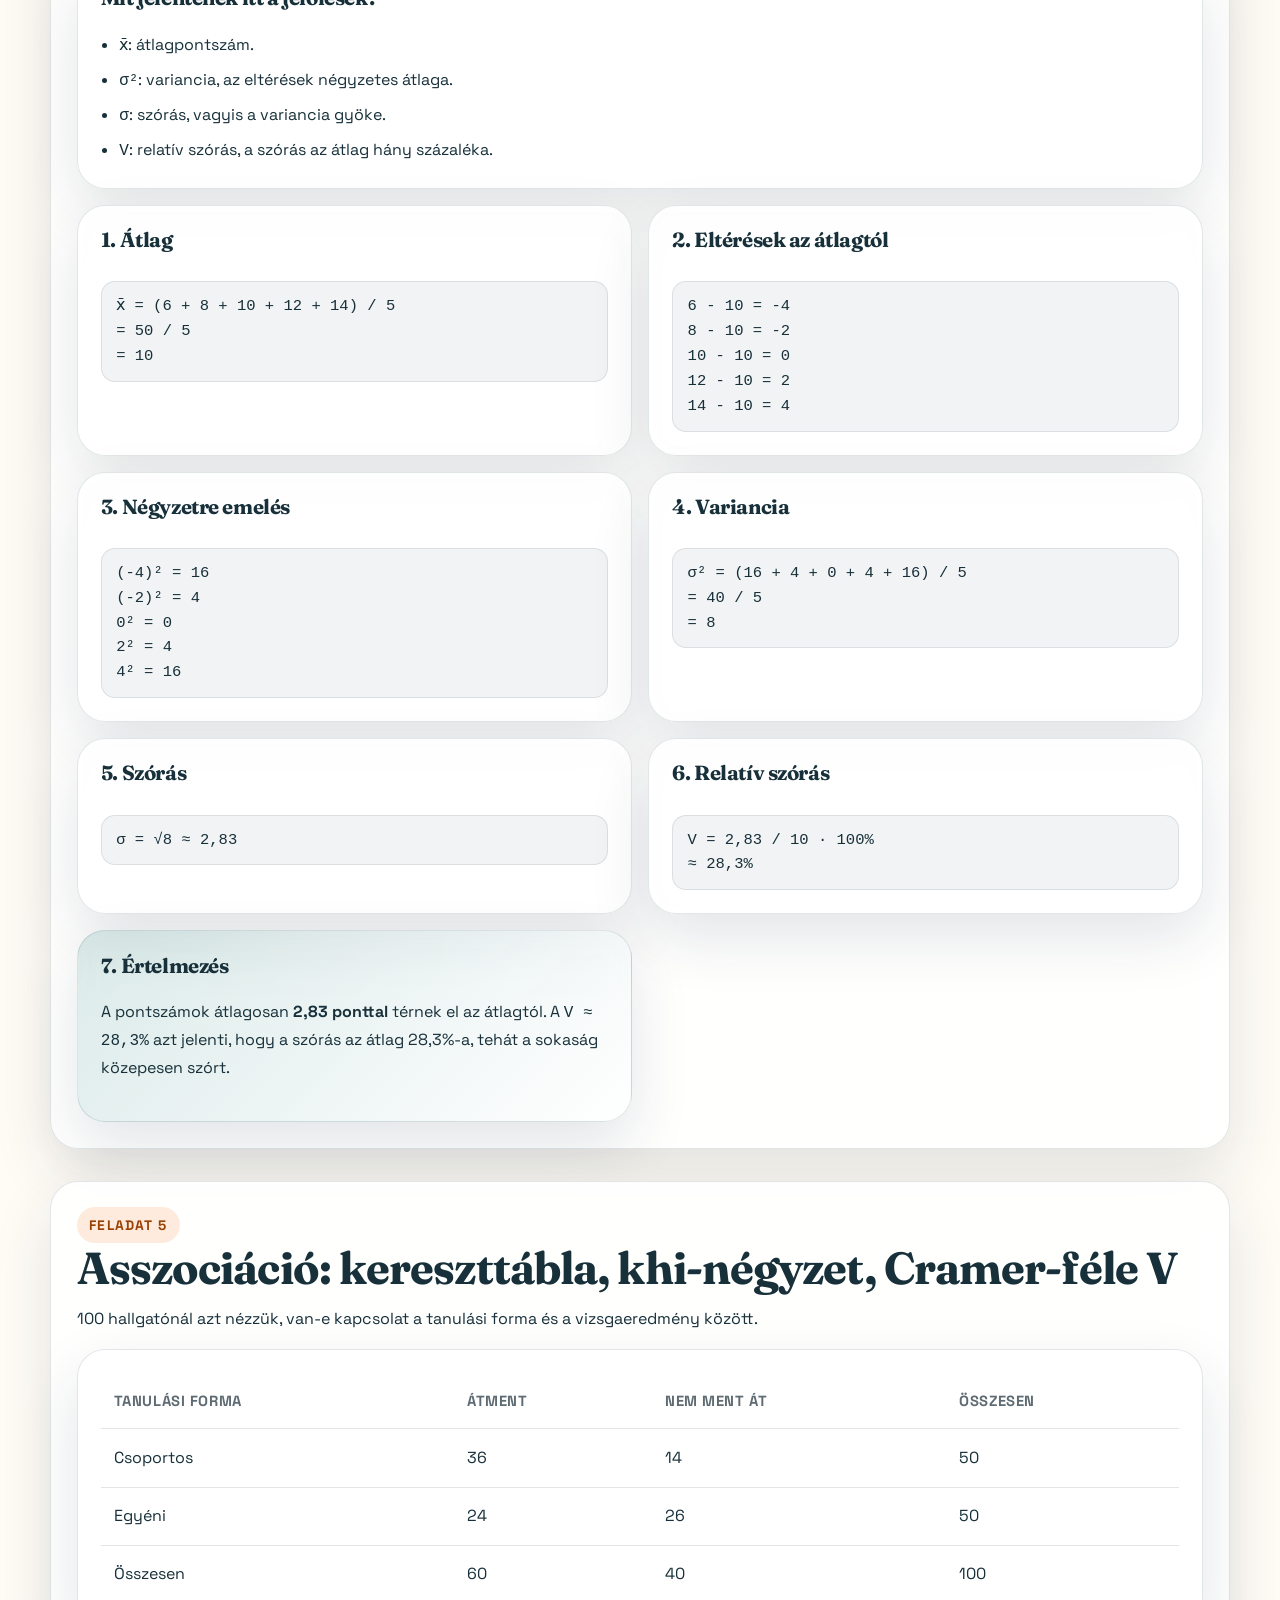
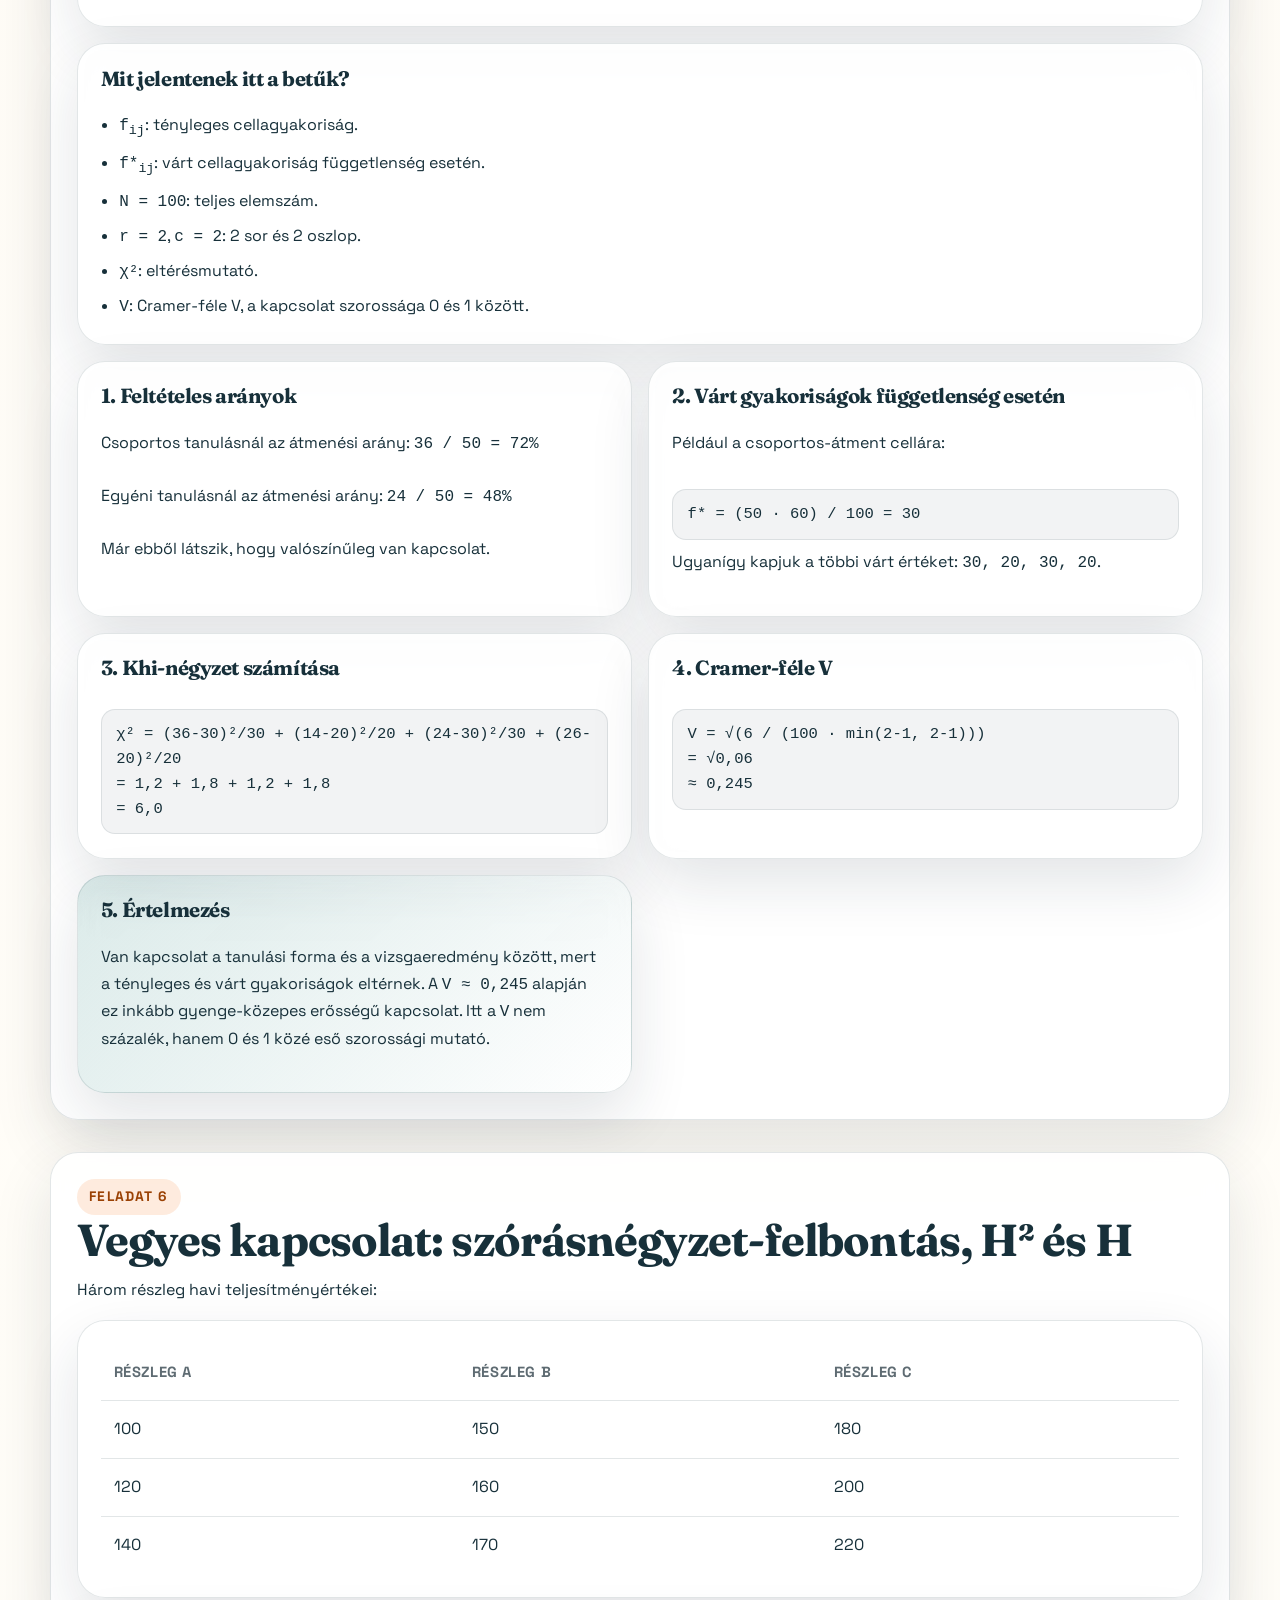
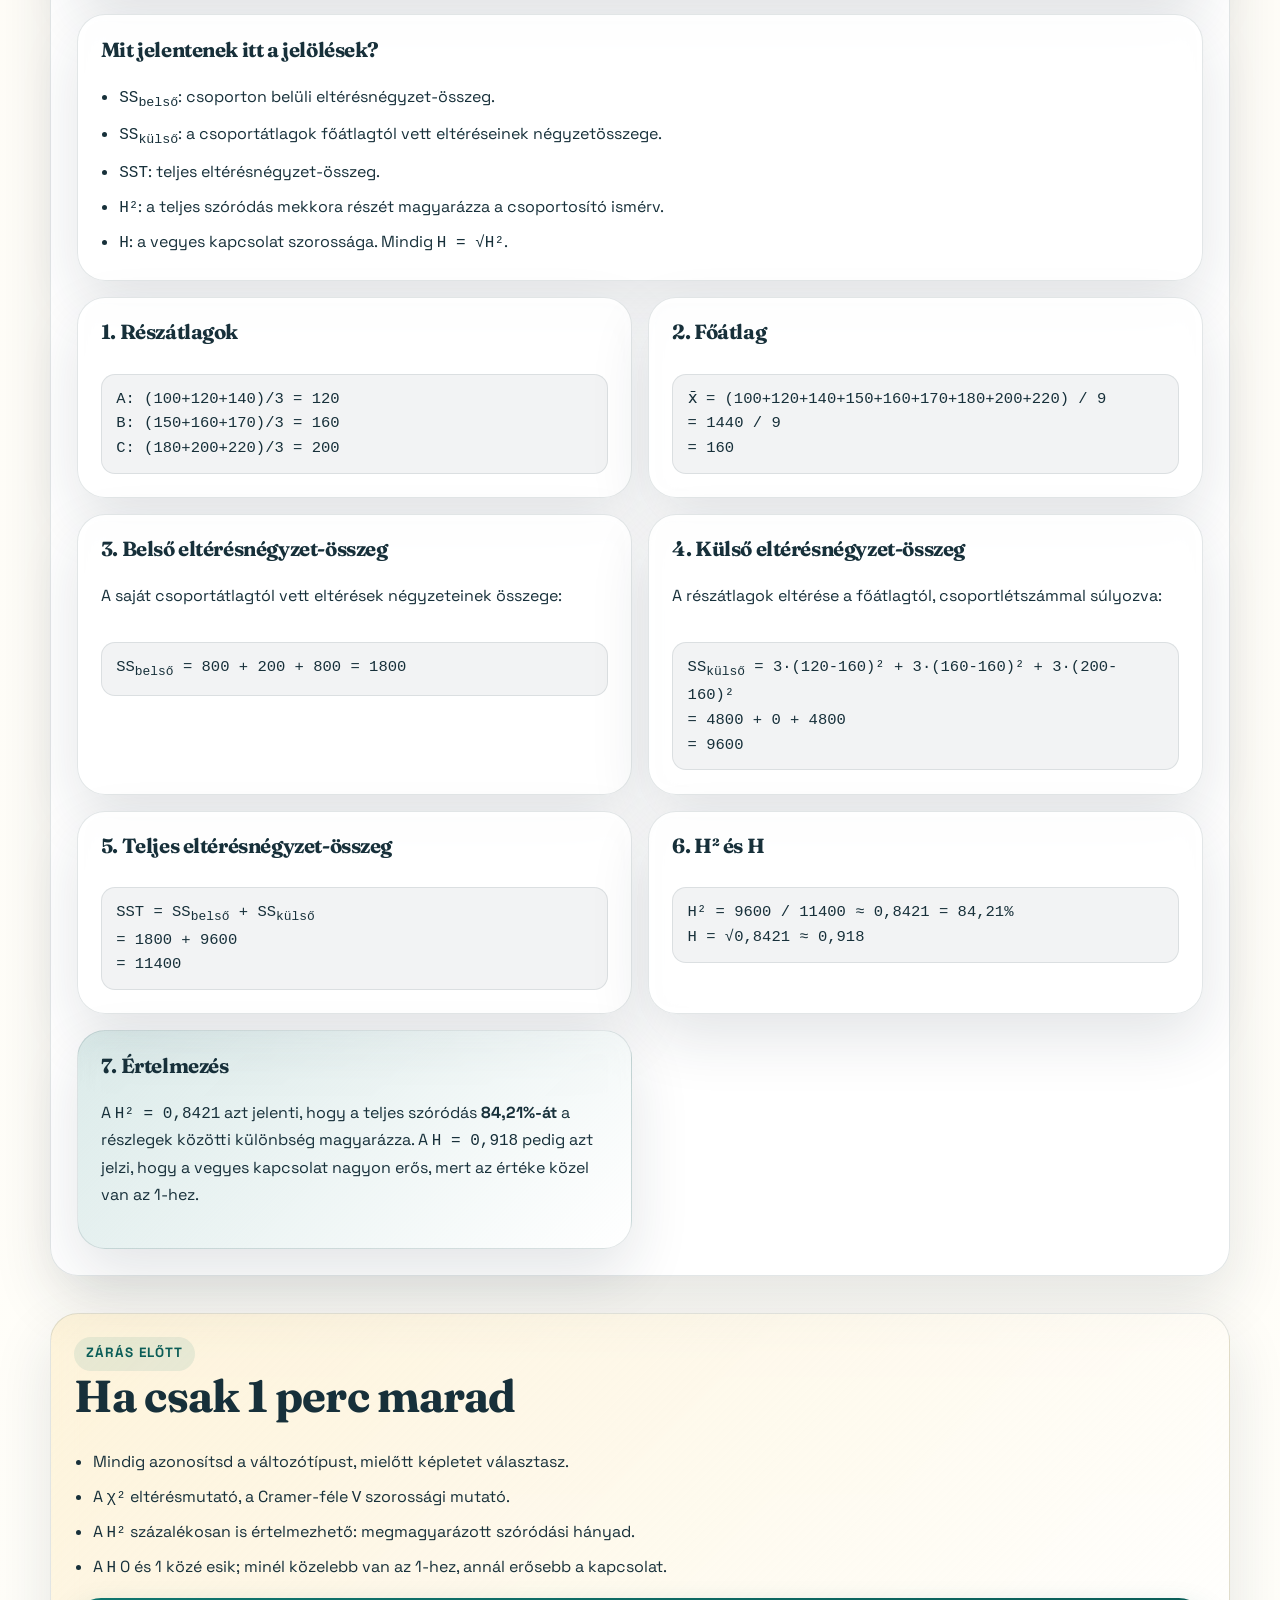
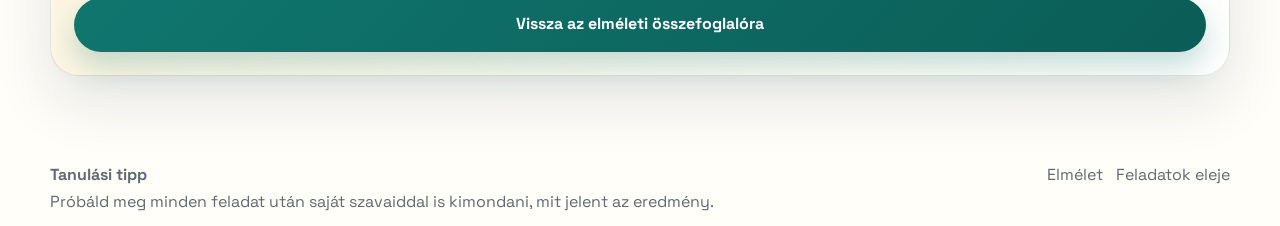
<file: szamolasok.html>
<!DOCTYPE html>
<html lang="hu">
<head>
  <meta charset="UTF-8">
  <meta name="viewport" content="width=device-width, initial-scale=1.0">
  <title>Számolások | Adatgyűjtés és elemzés 5-8. hét</title>
  <meta name="description" content="Részletes, lépésről lépésre megoldott mintafeladatok az Adatgyűjtés és elemzés tárgy 5-8. heti anyagához.">
  <link rel="preconnect" href="https://fonts.googleapis.com">
  <link rel="preconnect" href="https://fonts.gstatic.com" crossorigin>
  <link href="https://fonts.googleapis.com/css2?family=Fraunces:opsz,wght@9..144,500;9..144,700&family=Space+Grotesk:wght@400;500;700&display=swap" rel="stylesheet">
  <link rel="stylesheet" href="styles.css">
</head>
<body>
  <div class="page-noise"></div>
  <header class="topbar">
    <a class="brand" href="index.html">
      <span class="brand-mark">AE</span>
      <span>Adatgyűjtés és elemzés</span>
    </a>
    <button class="nav-toggle" type="button" aria-expanded="false" aria-controls="main-nav">Menü</button>
    <nav id="main-nav" class="main-nav" aria-label="Fő navigáció">
      <a href="index.html">Elmélet</a>
      <a href="#jelolesek-szamolas">Jelölések</a>
      <a href="#feladat1">Feladat 1</a>
      <a href="#feladat4">Feladat 4</a>
      <a href="#feladat5">Feladat 5</a>
      <a href="#feladat6">Feladat 6</a>
    </nav>
  </header>

  <main>
    <section class="hero compact">
      <div class="hero-copy">
        <span class="eyebrow">Mintafeladatok, nem csak végeredmények</span>
        <h1>Számolások, lépésről lépésre</h1>
        <p class="lead">
          Minden feladatnál külön bontva látod a logikát, a képletet, a behelyettesítést, az eredményt és azt is,
          hogy mit jelent magyarul a kapott szám. A jelölésekhez itt is külön segítséget kapsz, hogy ne a betűkön akadjon el a megértés.
        </p>
      </div>
      <aside class="hero-panel">
        <h2>Hogyan használd?</h2>
        <ul class="bullet-list">
          <li>Először döntsd el, milyen típusú feladatot látsz.</li>
          <li>Utána nézd meg, hogy az adott képletben a betűk mire utalnak.</li>
          <li>A végén mindig olvasd el az értelmezést is, mert vizsgán ezt kérik vissza leggyakrabban.</li>
        </ul>
      </aside>
    </section>

    <section id="jelolesek-szamolas" class="formula-board section-card">
      <div class="section-heading">
        <span class="eyebrow">Jelölések a számolásokhoz</span>
        <h2>Amit érdemes minden feladat előtt tisztázni</h2>
      </div>

      <div class="card-grid two">
        <article class="concept-card">
          <h3>Leíró statisztika jelölései</h3>
          <div class="symbol-table">
            <div class="symbol-row">
              <code>x<sub>i</sub></code>
              <p>Az i-edik adat. Ha több szám van felsorolva, ezek az egyedi megfigyelések.</p>
            </div>
            <div class="symbol-row">
              <code>x̄</code>
              <p>Átlag. Úgy olvasd: „x vonal”.</p>
            </div>
            <div class="symbol-row">
              <code>Me</code>
              <p>Medián, a rendezett adatsor közepe.</p>
            </div>
            <div class="symbol-row">
              <code>Mo</code>
              <p>Módusz, a leggyakoribb érték.</p>
            </div>
            <div class="symbol-row">
              <code>σ²</code>
              <p>Variancia, vagyis a négyzetes szóródás.</p>
            </div>
            <div class="symbol-row">
              <code>σ</code>
              <p>Szórás, a variancia négyzetgyöke.</p>
            </div>
            <div class="symbol-row">
              <code>V</code>
              <p>Relatív szórás: a szórás az átlag hány százaléka.</p>
            </div>
          </div>
        </article>

        <article class="concept-card">
          <h3>Kapcsolatvizsgálati jelölések</h3>
          <div class="symbol-table">
            <div class="symbol-row">
              <code>f<sub>ij</sub></code>
              <p>A tényleges gyakoriság az i. sor, j. oszlop cellában.</p>
            </div>
            <div class="symbol-row">
              <code>f*<sub>ij</sub></code>
              <p>A várt gyakoriság ugyanott, ha a változók függetlenek lennének.</p>
            </div>
            <div class="symbol-row">
              <code>χ²</code>
              <p>Khi-négyzet. Az eltérés mértéke a várt és tényleges gyakoriság között.</p>
            </div>
            <div class="symbol-row">
              <code>V</code>
              <p>Cramer-féle V. Asszociációs kapcsolat szorossága 0 és 1 között.</p>
            </div>
            <div class="symbol-row">
              <code>H²</code>
              <p>A megmagyarázott szóródási hányad. Százalékosan is értelmezhető.</p>
            </div>
            <div class="symbol-row">
              <code>H</code>
              <p>A vegyes kapcsolat szorossági mutatója, <code>H = √H²</code>.</p>
            </div>
          </div>
        </article>
      </div>
    </section>

    <section class="formula-board section-card">
      <div class="section-heading">
        <span class="eyebrow">Mini képletlap</span>
        <h2>A legfontosabb képletek röviden</h2>
      </div>
      <div class="formula-rack">
        <article class="formula-card">
          <h3>Középértékek</h3>
          <code class="formula-code">x̄ = Σx<sub>i</sub> / N
Me = középső rangsorelem
Mo = leggyakoribb érték</code>
        </article>
        <article class="formula-card">
          <h3>Szóródás</h3>
          <code class="formula-code">σ² = Σ(x<sub>i</sub> - x̄)² / N
σ = √σ²
V = σ / x̄ · 100%</code>
        </article>
        <article class="formula-card">
          <h3>Kapcsolatvizsgálat</h3>
          <code class="formula-code">χ² = Σ(f - f*)² / f*
V = √(χ² / (N · min(r-1, c-1)))
H² = σ²<sub>külső</sub> / σ²<sub>teljes</sub></code>
        </article>
      </div>
    </section>

    <section id="feladat1" class="problem-section section-card">
      <div class="problem-header">
        <span class="problem-tag">Feladat 1</span>
        <h2>Középértékek és outlier hatása</h2>
        <p>Öt hallgató napi tanulási ideje órában: <code>12, 13, 13, 14, 48</code></p>
      </div>

      <div class="step-grid">
        <article class="step-card full">
          <h3>Milyen jelölések jönnek itt elő?</h3>
          <ul class="bullet-list">
            <li><code>x̄</code>: számtani átlag.</li>
            <li><code>Me</code>: medián.</li>
            <li><code>Mo</code>: módusz.</li>
            <li>Az <code>48</code> itt kiugró érték, vagyis outlier.</li>
          </ul>
        </article>
        <article class="step-card">
          <h3>1. Mit kell észrevenni?</h3>
          <p>
            A <code>48</code> nagyon kilóg a többi érték közül. Ezért érdemes egyszerre megnézni az átlagot, a mediánt és a móduszt.
          </p>
        </article>
        <article class="step-card">
          <h3>2. Rendezés</h3>
          <p>Már rendezett az adatsor: <code>12, 13, 13, 14, 48</code>.</p>
        </article>
        <article class="step-card">
          <h3>3. Számtani átlag</h3>
          <code class="formula-code">x̄ = (12 + 13 + 13 + 14 + 48) / 5
= 100 / 5
= 20</code>
          <p>Az átlag <strong>20 óra</strong>.</p>
        </article>
        <article class="step-card">
          <h3>4. Medián</h3>
          <p>Öt adat van, ezért a középső, vagyis a 3. értéket keressük.</p>
          <code class="formula-code">Me = 13</code>
        </article>
        <article class="step-card">
          <h3>5. Módusz</h3>
          <p>A leggyakoribb érték a <code>13</code>, mert ez fordul elő kétszer.</p>
          <code class="formula-code">Mo = 13</code>
        </article>
        <article class="step-card emphasis">
          <h3>6. Értelmezés</h3>
          <p>
            A hallgatók tipikus tanulási ideje inkább <strong>13 óra</strong>, nem 20. Az átlagot a 48 órás kiugró érték felfelé húzta,
            ezért outlieres eloszlásnál a medián sokszor jobb összefoglaló mutató.
          </p>
        </article>
      </div>
    </section>

    <section id="feladat2" class="problem-section section-card">
      <div class="problem-header">
        <span class="problem-tag">Feladat 2</span>
        <h2>Harmonikus átlag: átlagsebesség</h2>
        <p>Egy biciklis ugyanakkora távolságot tesz meg odafelé <code>8 km/h</code>, visszafelé <code>32 km/h</code> sebességgel.</p>
      </div>

      <div class="step-grid">
        <article class="step-card full">
          <h3>Mit jelöl itt az <code>X<sub>h</sub></code>?</h3>
          <p>
            Az <code>X<sub>h</sub></code> a harmonikus átlag. Akkor használjuk, amikor azonos távolságokra jutó sebességeket,
            vagy általánosabban aránytípusú mutatókat átlagolunk.
          </p>
        </article>
        <article class="step-card">
          <h3>1. Miért nem számtani átlag?</h3>
          <p>
            Mert itt azonos távolságokra jutó sebességeket átlagolunk. A lassabb szakaszon több idő telik el, ezt a harmonikus átlag kezeli helyesen.
          </p>
        </article>
        <article class="step-card">
          <h3>2. Képlet két értékre</h3>
          <code class="formula-code">X<sub>h</sub> = 2 / (1/8 + 1/32)</code>
        </article>
        <article class="step-card">
          <h3>3. Számolás</h3>
          <code class="formula-code">1/8 = 0,125
1/32 = 0,03125
0,125 + 0,03125 = 0,15625
2 / 0,15625 = 12,8</code>
        </article>
        <article class="step-card emphasis">
          <h3>4. Értelmezés</h3>
          <p>
            Az átlagsebesség <strong>12,8 km/h</strong>. Azért nem 20, mert a lassabb szakaszon sokkal több időt töltött a biciklis.
          </p>
        </article>
      </div>
    </section>

    <section id="feladat3" class="problem-section section-card">
      <div class="problem-header">
        <span class="problem-tag">Feladat 3</span>
        <h2>Mértani átlag: átlagos növekedési ütem</h2>
        <p>Egy mutató három év alatt rendre <code>+8%</code>, <code>+12%</code> és <code>-4%</code> változást mutatott.</p>
      </div>

      <div class="step-grid">
        <article class="step-card full">
          <h3>Mit jelöl itt az <code>X<sub>g</sub></code>?</h3>
          <p>
            Az <code>X<sub>g</sub></code> a mértani átlag. Növekedési ütemeknél azért kell, mert az éves változások egymásra épülnek,
            tehát szorzódnak, nem egyszerűen összeadódnak.
          </p>
        </article>
        <article class="step-card">
          <h3>1. Szorzattényezők</h3>
          <p>A százalékokat először szorzótényezővé alakítjuk:</p>
          <code class="formula-code">1,08; 1,12; 0,96</code>
        </article>
        <article class="step-card">
          <h3>2. Képlet</h3>
          <code class="formula-code">X<sub>g</sub> = (1,08 · 1,12 · 0,96)<sup>1/3</sup></code>
        </article>
        <article class="step-card">
          <h3>3. Számolás</h3>
          <code class="formula-code">1,08 · 1,12 · 0,96 = 1,161216
X<sub>g</sub> = 1,161216<sup>1/3</sup> ≈ 1,0511</code>
        </article>
        <article class="step-card emphasis">
          <h3>4. Értelmezés</h3>
          <p>
            Az átlagos éves változás <strong>kb. +5,11%</strong>. Ez nem ugyanaz, mint a három százalék számtani átlaga,
            mert itt a változások láncolódnak.
          </p>
        </article>
      </div>
    </section>

    <section id="feladat4" class="problem-section section-card">
      <div class="problem-header">
        <span class="problem-tag">Feladat 4</span>
        <h2>Szórás és relatív szórás</h2>
        <p>Öt hallgató pontszáma: <code>6, 8, 10, 12, 14</code></p>
      </div>

      <div class="step-grid">
        <article class="step-card full">
          <h3>Mit jelentenek itt a jelölések?</h3>
          <ul class="bullet-list">
            <li><code>x̄</code>: átlagpontszám.</li>
            <li><code>σ²</code>: variancia, az eltérések négyzetes átlaga.</li>
            <li><code>σ</code>: szórás, vagyis a variancia gyöke.</li>
            <li><code>V</code>: relatív szórás, a szórás az átlag hány százaléka.</li>
          </ul>
        </article>
        <article class="step-card">
          <h3>1. Átlag</h3>
          <code class="formula-code">x̄ = (6 + 8 + 10 + 12 + 14) / 5
= 50 / 5
= 10</code>
        </article>
        <article class="step-card">
          <h3>2. Eltérések az átlagtól</h3>
          <code class="formula-code">6 - 10 = -4
8 - 10 = -2
10 - 10 = 0
12 - 10 = 2
14 - 10 = 4</code>
        </article>
        <article class="step-card">
          <h3>3. Négyzetre emelés</h3>
          <code class="formula-code">(-4)² = 16
(-2)² = 4
0² = 0
2² = 4
4² = 16</code>
        </article>
        <article class="step-card">
          <h3>4. Variancia</h3>
          <code class="formula-code">σ² = (16 + 4 + 0 + 4 + 16) / 5
= 40 / 5
= 8</code>
        </article>
        <article class="step-card">
          <h3>5. Szórás</h3>
          <code class="formula-code">σ = √8 ≈ 2,83</code>
        </article>
        <article class="step-card">
          <h3>6. Relatív szórás</h3>
          <code class="formula-code">V = 2,83 / 10 · 100%
≈ 28,3%</code>
        </article>
        <article class="step-card emphasis">
          <h3>7. Értelmezés</h3>
          <p>
            A pontszámok átlagosan <strong>2,83 ponttal</strong> térnek el az átlagtól. A <code>V ≈ 28,3%</code> azt jelenti,
            hogy a szórás az átlag 28,3%-a, tehát a sokaság közepesen szórt.
          </p>
        </article>
      </div>
    </section>

    <section id="feladat5" class="problem-section section-card">
      <div class="problem-header">
        <span class="problem-tag">Feladat 5</span>
        <h2>Asszociáció: kereszttábla, khi-négyzet, Cramer-féle V</h2>
        <p>100 hallgatónál azt nézzük, van-e kapcsolat a tanulási forma és a vizsgaeredmény között.</p>
      </div>

      <div class="table-card">
        <table>
          <thead>
            <tr>
              <th>Tanulási forma</th>
              <th>Átment</th>
              <th>Nem ment át</th>
              <th>Összesen</th>
            </tr>
          </thead>
          <tbody>
            <tr>
              <td>Csoportos</td>
              <td>36</td>
              <td>14</td>
              <td>50</td>
            </tr>
            <tr>
              <td>Egyéni</td>
              <td>24</td>
              <td>26</td>
              <td>50</td>
            </tr>
            <tr>
              <td>Összesen</td>
              <td>60</td>
              <td>40</td>
              <td>100</td>
            </tr>
          </tbody>
        </table>
      </div>

      <div class="step-grid">
        <article class="step-card full">
          <h3>Mit jelentenek itt a betűk?</h3>
          <ul class="bullet-list">
            <li><code>f<sub>ij</sub></code>: tényleges cellagyakoriság.</li>
            <li><code>f*<sub>ij</sub></code>: várt cellagyakoriság függetlenség esetén.</li>
            <li><code>N = 100</code>: teljes elemszám.</li>
            <li><code>r = 2</code>, <code>c = 2</code>: 2 sor és 2 oszlop.</li>
            <li><code>χ²</code>: eltérésmutató.</li>
            <li><code>V</code>: Cramer-féle V, a kapcsolat szorossága 0 és 1 között.</li>
          </ul>
        </article>
        <article class="step-card">
          <h3>1. Feltételes arányok</h3>
          <p>Csoportos tanulásnál az átmenési arány: <code>36 / 50 = 72%</code></p>
          <p>Egyéni tanulásnál az átmenési arány: <code>24 / 50 = 48%</code></p>
          <p>Már ebből látszik, hogy valószínűleg van kapcsolat.</p>
        </article>
        <article class="step-card">
          <h3>2. Várt gyakoriságok függetlenség esetén</h3>
          <p>Például a csoportos-átment cellára:</p>
          <code class="formula-code">f* = (50 · 60) / 100 = 30</code>
          <p>Ugyanígy kapjuk a többi várt értéket: <code>30, 20, 30, 20</code>.</p>
        </article>
        <article class="step-card">
          <h3>3. Khi-négyzet számítása</h3>
          <code class="formula-code">χ² = (36-30)²/30 + (14-20)²/20 + (24-30)²/30 + (26-20)²/20
= 1,2 + 1,8 + 1,2 + 1,8
= 6,0</code>
        </article>
        <article class="step-card">
          <h3>4. Cramer-féle V</h3>
          <code class="formula-code">V = √(6 / (100 · min(2-1, 2-1)))
= √0,06
≈ 0,245</code>
        </article>
        <article class="step-card emphasis">
          <h3>5. Értelmezés</h3>
          <p>
            Van kapcsolat a tanulási forma és a vizsgaeredmény között, mert a tényleges és várt gyakoriságok eltérnek.
            A <code>V ≈ 0,245</code> alapján ez inkább gyenge-közepes erősségű kapcsolat. Itt a <code>V</code> nem százalék,
            hanem 0 és 1 közé eső szorossági mutató.
          </p>
        </article>
      </div>
    </section>

    <section id="feladat6" class="problem-section section-card">
      <div class="problem-header">
        <span class="problem-tag">Feladat 6</span>
        <h2>Vegyes kapcsolat: szórásnégyzet-felbontás, H² és H</h2>
        <p>Három részleg havi teljesítményértékei:</p>
      </div>

      <div class="table-card">
        <table>
          <thead>
            <tr>
              <th>Részleg A</th>
              <th>Részleg B</th>
              <th>Részleg C</th>
            </tr>
          </thead>
          <tbody>
            <tr>
              <td>100</td>
              <td>150</td>
              <td>180</td>
            </tr>
            <tr>
              <td>120</td>
              <td>160</td>
              <td>200</td>
            </tr>
            <tr>
              <td>140</td>
              <td>170</td>
              <td>220</td>
            </tr>
          </tbody>
        </table>
      </div>

      <div class="step-grid">
        <article class="step-card full">
          <h3>Mit jelentenek itt a jelölések?</h3>
          <ul class="bullet-list">
            <li><code>SS<sub>belső</sub></code>: csoporton belüli eltérésnégyzet-összeg.</li>
            <li><code>SS<sub>külső</sub></code>: a csoportátlagok főátlagtól vett eltéréseinek négyzetösszege.</li>
            <li><code>SST</code>: teljes eltérésnégyzet-összeg.</li>
            <li><code>H²</code>: a teljes szóródás mekkora részét magyarázza a csoportosító ismérv.</li>
            <li><code>H</code>: a vegyes kapcsolat szorossága. Mindig <code>H = √H²</code>.</li>
          </ul>
        </article>
        <article class="step-card">
          <h3>1. Részátlagok</h3>
          <code class="formula-code">A: (100+120+140)/3 = 120
B: (150+160+170)/3 = 160
C: (180+200+220)/3 = 200</code>
        </article>
        <article class="step-card">
          <h3>2. Főátlag</h3>
          <code class="formula-code">x̄ = (100+120+140+150+160+170+180+200+220) / 9
= 1440 / 9
= 160</code>
        </article>
        <article class="step-card">
          <h3>3. Belső eltérésnégyzet-összeg</h3>
          <p>A saját csoportátlagtól vett eltérések négyzeteinek összege:</p>
          <code class="formula-code">SS<sub>belső</sub> = 800 + 200 + 800 = 1800</code>
        </article>
        <article class="step-card">
          <h3>4. Külső eltérésnégyzet-összeg</h3>
          <p>A részátlagok eltérése a főátlagtól, csoportlétszámmal súlyozva:</p>
          <code class="formula-code">SS<sub>külső</sub> = 3·(120-160)² + 3·(160-160)² + 3·(200-160)²
= 4800 + 0 + 4800
= 9600</code>
        </article>
        <article class="step-card">
          <h3>5. Teljes eltérésnégyzet-összeg</h3>
          <code class="formula-code">SST = SS<sub>belső</sub> + SS<sub>külső</sub>
= 1800 + 9600
= 11400</code>
        </article>
        <article class="step-card">
          <h3>6. H² és H</h3>
          <code class="formula-code">H² = 9600 / 11400 ≈ 0,8421 = 84,21%
H = √0,8421 ≈ 0,918</code>
        </article>
        <article class="step-card emphasis">
          <h3>7. Értelmezés</h3>
          <p>
            A <code>H² = 0,8421</code> azt jelenti, hogy a teljes szóródás <strong>84,21%-át</strong> a részlegek közötti különbség magyarázza.
            A <code>H = 0,918</code> pedig azt jelzi, hogy a vegyes kapcsolat nagyon erős, mert az értéke közel van az 1-hez.
          </p>
        </article>
      </div>
    </section>

    <section class="exam-box">
      <div>
        <span class="eyebrow">Zárás előtt</span>
        <h2>Ha csak 1 perc marad</h2>
      </div>
      <ul class="bullet-list">
        <li>Mindig azonosítsd a változótípust, mielőtt képletet választasz.</li>
        <li>A <code>χ²</code> eltérésmutató, a Cramer-féle <code>V</code> szorossági mutató.</li>
        <li>A <code>H²</code> százalékosan is értelmezhető: megmagyarázott szóródási hányad.</li>
        <li>A <code>H</code> 0 és 1 közé esik; minél közelebb van az 1-hez, annál erősebb a kapcsolat.</li>
      </ul>
      <a class="button primary" href="index.html">Vissza az elméleti összefoglalóra</a>
    </section>
  </main>

  <footer class="site-footer">
    <div>
      <strong>Tanulási tipp</strong>
      <p>Próbáld meg minden feladat után saját szavaiddal is kimondani, mit jelent az eredmény.</p>
    </div>
    <div class="footer-links">
      <a href="index.html">Elmélet</a>
      <a href="#feladat1">Feladatok eleje</a>
    </div>
  </footer>

  <script src="script.js"></script>
</body>
</html>
</file>
<file: styles.css>
:root {
  --bg: #fff8ef;
  --bg-alt: #fffdf8;
  --surface: rgba(255, 255, 255, 0.9);
  --surface-strong: rgba(255, 255, 255, 0.96);
  --ink: #17303a;
  --muted: #5e6b72;
  --line: rgba(23, 48, 58, 0.12);
  --line-strong: rgba(23, 48, 58, 0.18);
  --accent: #0f766e;
  --accent-soft: rgba(15, 118, 110, 0.12);
  --accent-strong: #0b5d57;
  --warm: #f97316;
  --warm-soft: rgba(249, 115, 22, 0.12);
  --gold: #f5c451;
  --shadow: 0 24px 60px rgba(27, 44, 54, 0.12);
  --radius-lg: 28px;
  --radius-md: 20px;
  --radius-sm: 14px;
  --max: 1180px;
}

*,
*::before,
*::after {
  box-sizing: border-box;
}

html {
  scroll-behavior: smooth;
}

body {
  margin: 0;
  color: var(--ink);
  font-family: "Space Grotesk", sans-serif;
  line-height: 1.68;
  background:
    radial-gradient(circle at top left, rgba(249, 115, 22, 0.18), transparent 28%),
    radial-gradient(circle at top right, rgba(15, 118, 110, 0.18), transparent 30%),
    linear-gradient(180deg, #fff9f2 0%, #fffef9 100%);
}

.page-noise {
  position: fixed;
  inset: 0;
  pointer-events: none;
  opacity: 0.2;
  background-image:
    linear-gradient(rgba(23, 48, 58, 0.04) 1px, transparent 1px),
    linear-gradient(90deg, rgba(23, 48, 58, 0.04) 1px, transparent 1px);
  background-size: 26px 26px;
  mask-image: radial-gradient(circle at center, black 45%, transparent 100%);
}

img,
svg {
  max-width: 100%;
  display: block;
}

a {
  color: inherit;
  text-decoration: none;
}

main,
.site-footer,
.topbar {
  position: relative;
  z-index: 1;
}

.topbar {
  width: min(calc(100% - 2rem), var(--max));
  margin: 1rem auto 0;
  padding: 0.9rem 1rem;
  display: flex;
  align-items: center;
  justify-content: space-between;
  gap: 1rem;
  background: rgba(255, 255, 255, 0.74);
  border: 1px solid rgba(255, 255, 255, 0.75);
  border-radius: 999px;
  backdrop-filter: blur(14px);
  box-shadow: 0 10px 30px rgba(30, 49, 60, 0.08);
  position: sticky;
  top: 1rem;
}

.brand {
  display: inline-flex;
  align-items: center;
  gap: 0.9rem;
  font-weight: 700;
  letter-spacing: 0.01em;
}

.brand-mark {
  width: 2.25rem;
  height: 2.25rem;
  display: inline-grid;
  place-items: center;
  border-radius: 50%;
  background: linear-gradient(135deg, var(--warm), var(--gold));
  color: #fff;
  font-size: 0.95rem;
}

.main-nav {
  display: flex;
  align-items: center;
  gap: 0.6rem;
  flex-wrap: wrap;
}

.main-nav a {
  padding: 0.55rem 0.85rem;
  border-radius: 999px;
  color: var(--muted);
  font-weight: 500;
  transition: 160ms ease;
}

.main-nav a:hover,
.main-nav a.active {
  color: var(--accent-strong);
  background: var(--accent-soft);
}

.nav-toggle {
  display: none;
  border: 0;
  background: var(--surface-strong);
  color: var(--ink);
  padding: 0.7rem 1rem;
  border-radius: 999px;
  font: inherit;
  font-weight: 700;
}

main {
  width: min(calc(100% - 2rem), var(--max));
  margin: 0 auto;
  padding: 2rem 0 4rem;
}

.hero {
  display: grid;
  grid-template-columns: 1.35fr 0.95fr;
  gap: 1.5rem;
  padding: 4rem 0 2.2rem;
  align-items: start;
}

.hero.compact {
  padding-top: 3rem;
}

.hero-copy,
.hero-panel,
.info-card,
.concept-card,
.formula-card,
.diagram-card,
.week-chip,
.mini-summary,
.exam-box,
.table-card,
.step-card,
.note-card,
.section-card {
  background: var(--surface);
  border: 1px solid var(--line);
  border-radius: var(--radius-lg);
  box-shadow: var(--shadow);
  backdrop-filter: blur(12px);
}

.hero-copy,
.hero-panel,
.info-card,
.concept-card,
.formula-card,
.mini-summary,
.table-card,
.step-card,
.exam-box,
.diagram-card,
.section-card {
  padding: 1.45rem;
}

.hero-copy {
  padding: 2rem;
}

.hero-panel {
  padding: 1.6rem;
}

.eyebrow {
  display: inline-flex;
  align-items: center;
  gap: 0.55rem;
  padding: 0.35rem 0.75rem;
  border-radius: 999px;
  background: rgba(15, 118, 110, 0.09);
  color: var(--accent-strong);
  font-size: 0.84rem;
  font-weight: 700;
  text-transform: uppercase;
  letter-spacing: 0.08em;
}

h1,
h2,
h3 {
  margin: 0 0 0.85rem;
  line-height: 1.1;
  font-family: "Fraunces", serif;
  letter-spacing: -0.02em;
}

h1 {
  margin-top: 1rem;
  font-size: clamp(2.55rem, 6vw, 4.9rem);
}

h2 {
  font-size: clamp(1.8rem, 4vw, 2.8rem);
}

h3 {
  font-size: 1.28rem;
}

p {
  margin: 0 0 1rem;
}

.lead {
  max-width: 66ch;
  font-size: 1.05rem;
  color: var(--muted);
}

.hero-copy > p,
.hero-panel > p,
.section-heading > p,
.info-card > p,
.concept-card > p,
.diagram-copy > p,
.mini-summary > p,
.step-card > p,
.note-card > p {
  max-width: 66ch;
}

.hero-actions,
.footer-links {
  display: flex;
  flex-wrap: wrap;
  gap: 0.8rem;
}

.button {
  display: inline-flex;
  align-items: center;
  justify-content: center;
  min-height: 3rem;
  padding: 0.85rem 1.2rem;
  border-radius: 999px;
  font-weight: 700;
  transition: transform 160ms ease, box-shadow 160ms ease, background 160ms ease;
}

.button:hover {
  transform: translateY(-1px);
}

.button.primary {
  background: linear-gradient(135deg, var(--accent), var(--accent-strong));
  color: #fff;
  box-shadow: 0 14px 30px rgba(15, 118, 110, 0.25);
}

.button.secondary {
  background: var(--warm-soft);
  color: #9a4104;
}

.note-card {
  margin-top: 1.4rem;
  padding: 1rem 1.1rem;
  border-radius: var(--radius-md);
  background: linear-gradient(135deg, rgba(245, 196, 81, 0.22), rgba(249, 115, 22, 0.12));
}

.overview,
.topic-section,
.formula-board,
.problem-section,
.exam-box {
  margin-top: 2rem;
  scroll-margin-top: 7rem;
}

.section-card,
.topic-section {
  padding: 1.6rem;
}

.section-heading {
  margin-bottom: 1.4rem;
}

.week-strip {
  display: grid;
  grid-template-columns: repeat(4, minmax(0, 1fr));
  gap: 1rem;
  margin-top: 1.5rem;
}

.week-chip {
  padding: 1.2rem;
  display: flex;
  gap: 1rem;
  align-items: flex-start;
}

.week-number {
  width: 3rem;
  height: 3rem;
  display: inline-grid;
  place-items: center;
  border-radius: 18px;
  background: linear-gradient(135deg, rgba(15, 118, 110, 0.18), rgba(249, 115, 22, 0.22));
  font-weight: 700;
  font-size: 1.2rem;
}

.card-grid {
  display: grid;
  gap: 1rem;
  margin-top: 1.25rem;
}

.card-grid.two {
  grid-template-columns: repeat(2, minmax(0, 1fr));
}

.card-grid.three {
  grid-template-columns: repeat(3, minmax(0, 1fr));
}

.info-card,
.concept-card,
.formula-card,
.mini-summary,
.step-card {
  display: flex;
  flex-direction: column;
  gap: 0.55rem;
}

.info-card.accent {
  background: linear-gradient(135deg, rgba(15, 118, 110, 0.13), rgba(15, 118, 110, 0.05));
}

.info-card.caution {
  background: linear-gradient(135deg, rgba(249, 115, 22, 0.16), rgba(249, 115, 22, 0.06));
}

.formula-rack {
  display: grid;
  grid-template-columns: repeat(3, minmax(0, 1fr));
  gap: 1rem;
  margin-top: 1.25rem;
}

.formula-code {
  display: block;
  margin-top: 0.45rem;
  padding: 0.75rem 0.9rem;
  width: 100%;
  border: 1px solid rgba(23, 48, 58, 0.1);
  border-radius: 14px;
  background: rgba(18, 36, 46, 0.05);
  font-family: ui-monospace, SFMono-Regular, Menlo, Consolas, monospace;
  font-size: 0.97rem;
  line-height: 1.6;
  white-space: pre-wrap;
  overflow-wrap: anywhere;
}

code {
  font-family: ui-monospace, SFMono-Regular, Menlo, Consolas, monospace;
}

.symbol-table {
  display: grid;
  gap: 0;
}

.symbol-row {
  display: grid;
  grid-template-columns: minmax(90px, 130px) 1fr;
  gap: 0.8rem;
  align-items: start;
  padding: 0.8rem 0;
  border-top: 1px dashed rgba(23, 48, 58, 0.14);
}

.symbol-row:first-child {
  padding-top: 0;
  border-top: 0;
}

.symbol-row:last-child {
  padding-bottom: 0;
}

.symbol-row code {
  display: inline-flex;
  align-items: center;
  justify-content: center;
  min-height: 2.2rem;
  padding: 0.45rem 0.65rem;
  border-radius: 12px;
  background: rgba(18, 36, 46, 0.06);
  border: 1px solid rgba(23, 48, 58, 0.08);
  font-size: 0.95rem;
}

.symbol-row p {
  margin: 0;
  color: var(--muted);
}

.symbol-list,
.bullet-list {
  margin: 0;
  padding-left: 1.15rem;
}

.symbol-list li + li,
.bullet-list li + li {
  margin-top: 0.45rem;
}

.diagram-card {
  margin-top: 1.25rem;
  display: grid;
  grid-template-columns: minmax(240px, 320px) 1fr;
  gap: 1.2rem;
  align-items: center;
  overflow: hidden;
}

.diagram-copy {
  margin-bottom: 0;
}

.diagram-svg {
  width: 100%;
  height: auto;
  stroke: rgba(23, 48, 58, 0.38);
  stroke-width: 3;
  fill: rgba(255, 255, 255, 0.72);
}

.diagram-svg text {
  fill: var(--ink);
  font-size: 20px;
  font-family: "Space Grotesk", sans-serif;
  stroke: none;
}

.diagram-svg.shapes path {
  fill: none;
  stroke: var(--accent);
  stroke-width: 4;
}

.diagram-svg.shapes line {
  stroke: var(--warm);
  stroke-width: 4;
}

.mini-summary {
  margin-top: 1.25rem;
  background: linear-gradient(135deg, rgba(15, 118, 110, 0.08), rgba(255, 255, 255, 0.8));
}

.exam-box {
  display: grid;
  gap: 1rem;
  margin-top: 2.3rem;
  background: linear-gradient(135deg, rgba(245, 196, 81, 0.18), rgba(255, 255, 255, 0.85));
}

.site-footer {
  width: min(calc(100% - 2rem), var(--max));
  margin: 0 auto 2rem;
  padding: 1.4rem 0 0.2rem;
  display: flex;
  justify-content: space-between;
  gap: 1rem;
  color: var(--muted);
}

.formula-board {
  padding-top: 0.5rem;
}

.problem-header {
  margin-bottom: 1rem;
}

.problem-tag {
  display: inline-flex;
  padding: 0.4rem 0.8rem;
  border-radius: 999px;
  background: rgba(249, 115, 22, 0.14);
  color: #9a4104;
  font-size: 0.86rem;
  font-weight: 700;
  text-transform: uppercase;
  letter-spacing: 0.08em;
}

.step-grid {
  display: grid;
  grid-template-columns: repeat(2, minmax(0, 1fr));
  gap: 1rem;
}

.step-card {
  min-height: 100%;
}

.step-card.full {
  grid-column: 1 / -1;
}

.step-card.emphasis {
  background: linear-gradient(135deg, rgba(15, 118, 110, 0.15), rgba(255, 255, 255, 0.9));
}

.table-card {
  overflow-x: auto;
  margin-bottom: 1rem;
}

table {
  width: 100%;
  border-collapse: collapse;
}

th,
td {
  padding: 0.95rem 0.8rem;
  border-bottom: 1px solid var(--line);
  text-align: left;
  vertical-align: top;
}

thead th {
  font-size: 0.92rem;
  letter-spacing: 0.04em;
  text-transform: uppercase;
  color: var(--muted);
}

tbody tr:last-child td {
  border-bottom: 0;
}

@media (max-width: 980px) {
  .hero,
  .card-grid.three,
  .card-grid.two,
  .formula-rack,
  .week-strip,
  .step-grid,
  .diagram-card {
    grid-template-columns: 1fr;
  }

  .topbar {
    border-radius: 28px;
    align-items: flex-start;
    flex-wrap: wrap;
  }

  .nav-toggle {
    display: inline-flex;
  }

  .main-nav {
    width: 100%;
    display: none;
    flex-direction: column;
    align-items: stretch;
    padding-top: 0.5rem;
  }

  .main-nav.open {
    display: flex;
  }

  .main-nav a {
    text-align: center;
  }

  .site-footer {
    flex-direction: column;
  }

  .symbol-row {
    grid-template-columns: 1fr;
  }
}

@media (max-width: 620px) {
  .topbar,
  main,
  .site-footer {
    width: min(calc(100% - 1rem), var(--max));
  }

  .hero-copy,
  .hero-panel,
  .info-card,
  .concept-card,
  .formula-card,
  .step-card,
  .table-card,
  .diagram-card,
  .exam-box,
  .mini-summary,
  .section-card,
  .topic-section {
    padding: 1.15rem;
    border-radius: 22px;
  }

  h1 {
    font-size: 2.35rem;
  }
}
</file>
